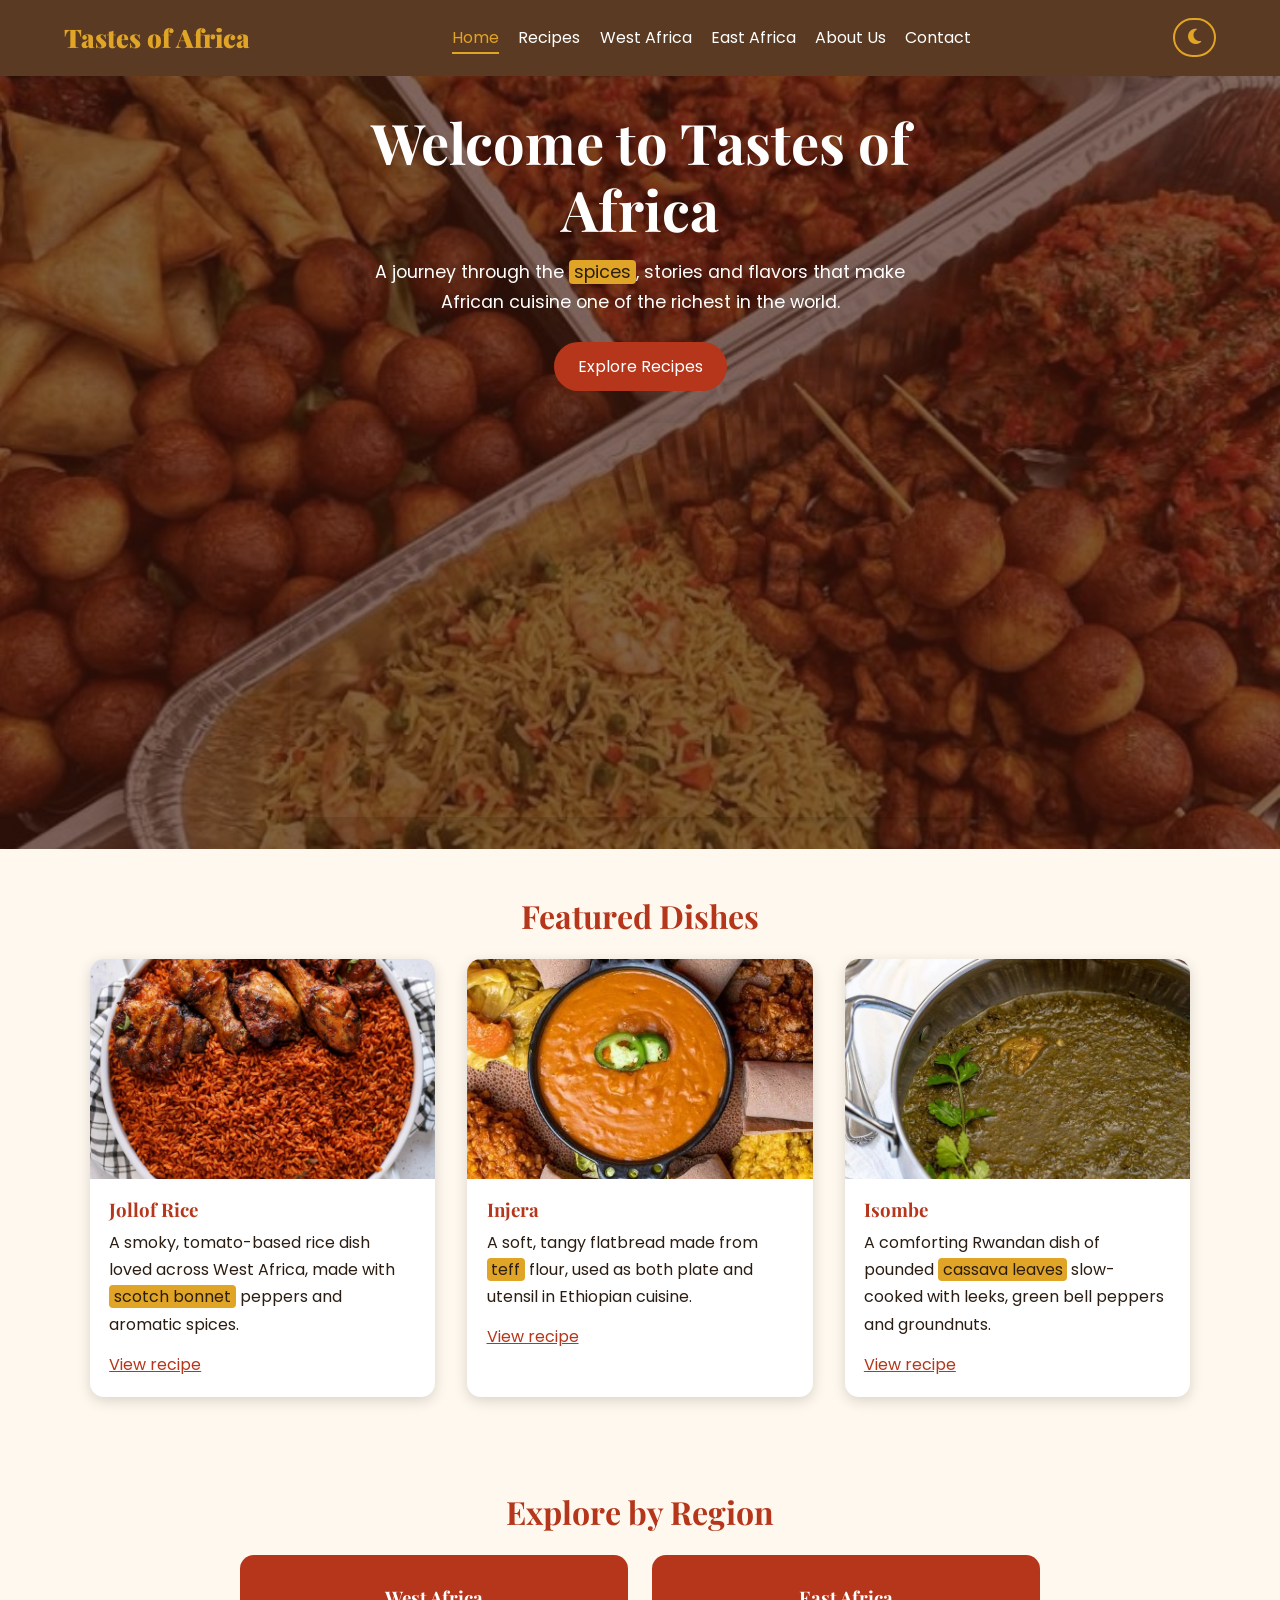
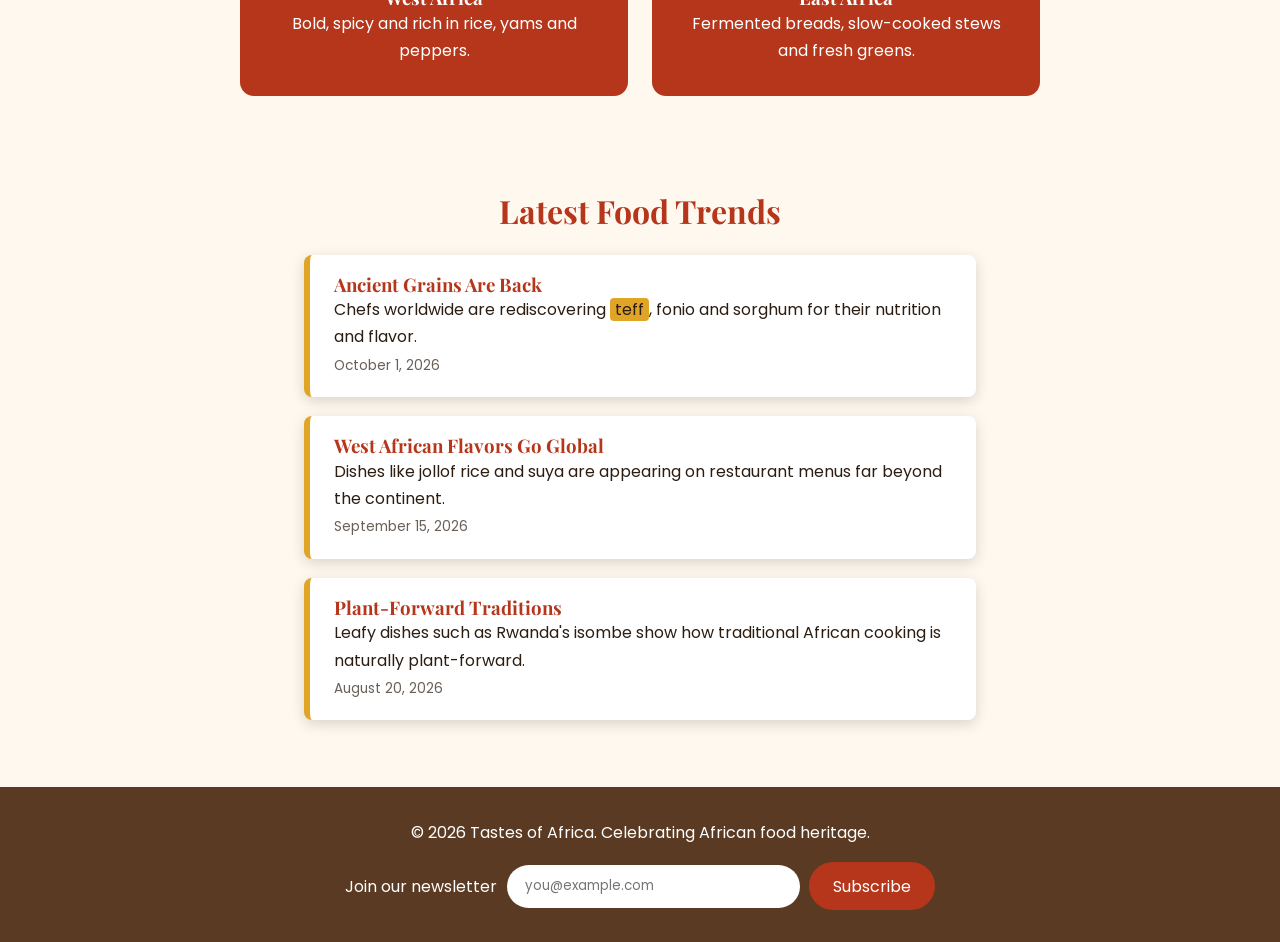
<file: index.html>
<!DOCTYPE html>
<html lang="en">
<head>
  <meta charset="UTF-8">
  <meta name="viewport" content="width=device-width, initial-scale=1.0">
  <meta name="description" content="Tastes of Africa: explore the flavors, ingredients and traditions of African cuisine.">
  <title>Tastes of Africa | Home</title>

  <!-- Google Fonts (we'll use these in styles.css) -->
  <link rel="preconnect" href="https://fonts.googleapis.com">
  <link rel="preconnect" href="https://fonts.gstatic.com" crossorigin>
  <link href="https://fonts.googleapis.com/css2?family=Playfair+Display:wght@700;900&family=Poppins:wght@400;500;600&display=swap" rel="stylesheet">
  <link rel="stylesheet" href="https://cdnjs.cloudflare.com/ajax/libs/font-awesome/6.5.1/css/all.min.css">
  
  <link rel="stylesheet" href="styles.css">
</head>
<body>

  <!-- ========== HEADER & NAVIGATION ========== -->
  <header class="site-header">
    <a href="index.html" class="logo">Tastes of Africa</a>
    <nav aria-label="Main navigation">
      <ul class="nav-links">
        <li><a href="index.html" aria-current="page">Home</a></li>
        <li><a href="recipes.html">Recipes</a></li>
        <li><a href="west-africa.html">West Africa</a></li>
        <li><a href="east-africa.html">East Africa</a></li>
        <li><a href="about.html">About Us</a></li>
        <li><a href="contact.html">Contact</a></li>
      </ul>
    </nav>
        <button id="theme-toggle" class="theme-toggle" aria-label="Toggle dark mode">
      <i class="fa-solid fa-moon" aria-hidden="true"></i>
    </button>
  </header>

  <main>

    <!-- ========== HERO SECTION ========== -->
    <section class="hero" id="hero">
      <div class="hero-overlay">
        <h1>Welcome to Tastes of Africa</h1>
        <p>A journey through the <mark>spices</mark>, stories and flavors that make African cuisine one of the richest in the world.</p>
        <a href="recipes.html" class="btn">Explore Recipes</a>
      </div>
    <div class="video-wrapper">
        <iframe
          src="https://www.youtube.com/embed/tq-3RmmxMWk"
          title="Introduction to African food culture"
          allow="accelerometer; autoplay; clipboard-write; encrypted-media; gyroscope; picture-in-picture; web-share"
          referrerpolicy="strict-origin-when-cross-origin"
          allowfullscreen
          loading="lazy"></iframe>
      </div>
    </section>

    <!-- ========== FEATURED DISHES ========== -->
    <section class="featured" id="featured">
      <h2>Featured Dishes</h2>
      <div class="card-grid">

        <figure class="dish-card">
          <img src="images/jollof-rice.jpg" alt="A plate of smoky West African jollof rice">
          <figcaption>
            <h3>Jollof Rice</h3>
            <p>A smoky, tomato-based rice dish loved across West Africa, made with <mark>scotch bonnet</mark> peppers and aromatic spices.</p>
            <a href="jollof-rice.html">View recipe</a>
          </figcaption>
        </figure>

        <figure class="dish-card">
          <img src="images/injera.jpg" alt="Injera flatbread served with Ethiopian stews">
          <figcaption>
            <h3>Injera</h3>
            <p>A soft, tangy flatbread made from <mark>teff</mark> flour, used as both plate and utensil in Ethiopian cuisine.</p>
            <a href="injera.html">View recipe</a>
          </figcaption>
        </figure>

        <figure class="dish-card">
          <img src="images/isombe.jpg" alt="Isombe, a Rwandan dish of cassava leaves">
          <figcaption>
            <h3>Isombe</h3>
            <p>A comforting Rwandan dish of pounded <mark>cassava leaves</mark> slow-cooked with leeks, green bell peppers and groundnuts.</p>
            <a href="isombe.html">View recipe</a>
          </figcaption>
        </figure>

      </div>
    </section>

    <!-- ========== EXPLORE BY REGION ========== -->
    <section class="regions" id="regions">
      <h2>Explore by Region</h2>
      <div class="region-grid">
        <a href="west-africa.html" class="region-link">
          <h3>West Africa</h3>
          <p>Bold, spicy and rich in rice, yams and peppers.</p>
        </a>
        <a href="east-africa.html" class="region-link">
          <h3>East Africa</h3>
          <p>Fermented breads, slow-cooked stews and fresh greens.</p>
        </a>
      </div>
    </section>

    <!-- ========== LATEST FOOD TRENDS ========== -->
    <section class="trends" id="trends">
      <h2>Latest Food Trends</h2>

      <article class="trend-item">
        <h3>Ancient Grains Are Back</h3>
        <p>Chefs worldwide are rediscovering <mark>teff</mark>, fonio and sorghum for their nutrition and flavor.</p>
        <time datetime="2026-10-01">October 1, 2026</time>
      </article>

      <article class="trend-item">
        <h3>West African Flavors Go Global</h3>
        <p>Dishes like jollof rice and suya are appearing on restaurant menus far beyond the continent.</p>
        <time datetime="2026-09-15">September 15, 2026</time>
      </article>

      <article class="trend-item">
        <h3>Plant-Forward Traditions</h3>
        <p>Leafy dishes such as Rwanda's isombe show how traditional African cooking is naturally plant-forward.</p>
        <time datetime="2026-08-20">August 20, 2026</time>
      </article>
    </section>

  </main>

  <!-- ========== FOOTER ========== -->
  <footer class="site-footer">
    <p>&copy; 2026 Tastes of Africa. Celebrating African food heritage.</p>

    <form class="newsletter" id="newsletter-form">
      <label for="newsletter-email">Join our newsletter</label>
      <input type="email" id="newsletter-email" name="email" placeholder="you@example.com" required>
      <button type="submit">Subscribe</button>
    </form>
  </footer>

  <script src="script.js"></script>
</body>
</html>
</file>
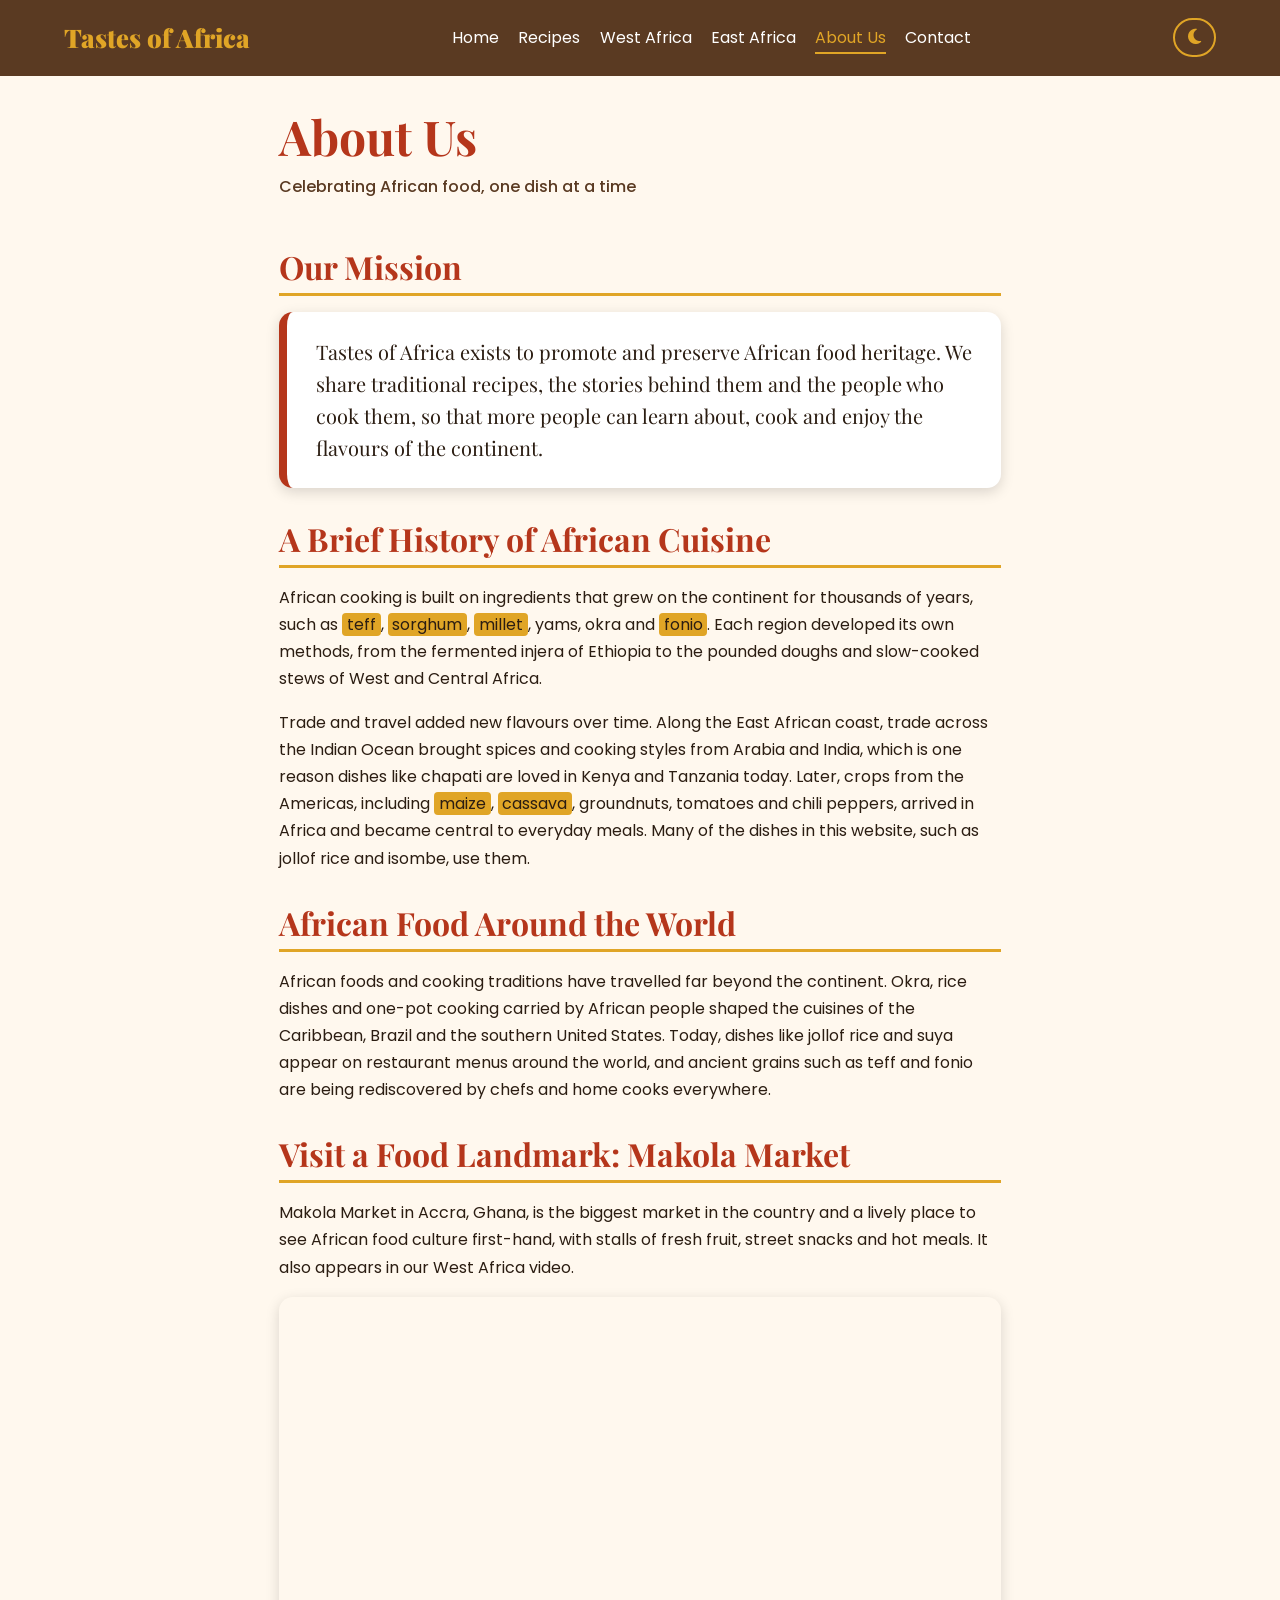
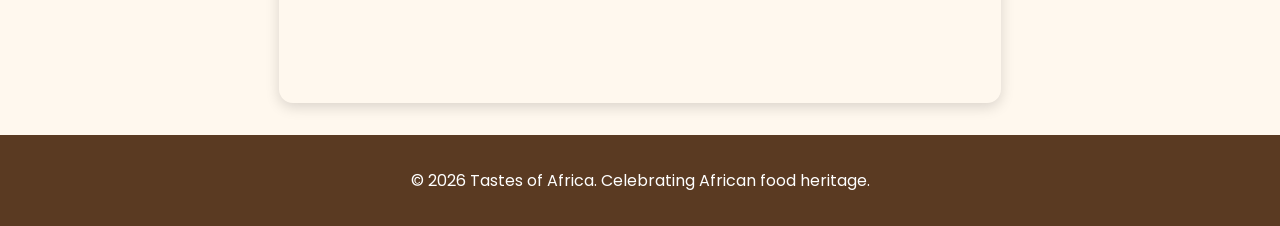
<file: about.html>
<!DOCTYPE html>
<html lang="en">
<head>
  <meta charset="UTF-8">
  <meta name="viewport" content="width=device-width, initial-scale=1.0">
  <meta name="description" content="Our mission to promote African food heritage, and a short history of African cuisine and its global influence.">
  <title>About Us | Tastes of Africa</title>

  <link rel="preconnect" href="https://fonts.googleapis.com">
  <link rel="preconnect" href="https://fonts.gstatic.com" crossorigin>
  <link href="https://fonts.googleapis.com/css2?family=Playfair+Display:wght@700;900&family=Poppins:wght@400;500;600&display=swap" rel="stylesheet">
  <link rel="stylesheet" href="https://cdnjs.cloudflare.com/ajax/libs/font-awesome/6.5.1/css/all.min.css">
  <link rel="stylesheet" href="styles.css">
</head>
<body>

  <header class="site-header">
    <a href="index.html" class="logo">Tastes of Africa</a>
    <nav aria-label="Main navigation">
      <ul class="nav-links">
        <li><a href="index.html">Home</a></li>
        <li><a href="recipes.html">Recipes</a></li>
        <li><a href="west-africa.html">West Africa</a></li>
        <li><a href="east-africa.html">East Africa</a></li>
        <li><a href="about.html" aria-current="page">About Us</a></li>
        <li><a href="contact.html">Contact</a></li>
      </ul>
    </nav>
    <button id="theme-toggle" class="theme-toggle" aria-label="Toggle dark mode">
      <i class="fa-solid fa-moon" aria-hidden="true"></i>
    </button>
  </header>

  <main class="region-page">

    <header class="region-intro">
      <h1>About Us</h1>
      <p class="recipe-meta">Celebrating African food, one dish at a time</p>
    </header>

    <!-- MISSION -->
    <section aria-labelledby="mission-title">
      <h2 id="mission-title">Our Mission</h2>
      <blockquote class="mission">
        <p>
          Tastes of Africa exists to promote and preserve African food heritage. We share
          traditional recipes, the stories behind them and the people who cook them, so that
          more people can learn about, cook and enjoy the flavours of the continent.
        </p>
      </blockquote>
    </section>

    <!-- HISTORY -->
    <section aria-labelledby="history-title">
      <h2 id="history-title">A Brief History of African Cuisine</h2>
      <p>
        African cooking is built on ingredients that grew on the continent for thousands of years,
        such as <mark>teff</mark>, <mark>sorghum</mark>, <mark>millet</mark>, yams, okra and
        <mark>fonio</mark>. Each region developed its own methods, from the fermented injera of
        Ethiopia to the pounded doughs and slow-cooked stews of West and Central Africa.
      </p>
      <p>
        Trade and travel added new flavours over time. Along the East African coast, trade across
        the Indian Ocean brought spices and cooking styles from Arabia and India, which is one
        reason dishes like chapati are loved in Kenya and Tanzania today. Later, crops from the
        Americas, including <mark>maize</mark>, <mark>cassava</mark>, groundnuts, tomatoes and chili
        peppers, arrived in Africa and became central to everyday meals. Many of the dishes in this
        website, such as jollof rice and isombe, use them.
      </p>
    </section>

    <!-- GLOBAL INFLUENCE -->
    <section aria-labelledby="influence-title">
      <h2 id="influence-title">African Food Around the World</h2>
      <p>
        African foods and cooking traditions have travelled far beyond the continent. Okra, rice
        dishes and one-pot cooking carried by African people shaped the cuisines of the Caribbean,
        Brazil and the southern United States. Today, dishes like jollof rice and suya appear on
        restaurant menus around the world, and ancient grains such as teff and fonio are being
        rediscovered by chefs and home cooks everywhere.
      </p>
    </section>

        <!-- MAP -->
    <section class="map-section" aria-labelledby="map-title">
      <h2 id="map-title">Visit a Food Landmark: Makola Market</h2>
      <p>
        Makola Market in Accra, Ghana, is the biggest market in the country and a lively place to
        see African food culture first-hand, with stalls of fresh fruit, street snacks and hot
        meals. It also appears in our West Africa video.
      </p>
      <div class="map-wrapper">
        <iframe
          src="https://www.google.com/maps/embed?pb=!1m18!1m12!1m3!1d3971.1313776469706!2d-0.20838252650221048!3d5.5475324337378495!2m3!1f0!2f0!3f0!3m2!1i1024!2i768!4f13.1!3m3!1m2!1s0xfdf910c32bbf7a3%3A0xa95de6001cd5e829!2sMakola%20Market!5e0!3m2!1sen!2srw!4v1793559711056!5m2!1sen!2srw"
          title="Map showing Makola Market in Accra, Ghana"
          allowfullscreen
          loading="lazy"
          referrerpolicy="strict-origin-when-cross-origin"></iframe>
      </div>
    </section>

  </main>

  <footer class="site-footer">
    <p>&copy; 2026 Tastes of Africa. Celebrating African food heritage.</p>
  </footer>

  <script src="script.js"></script>
</body>
</html>
</file>
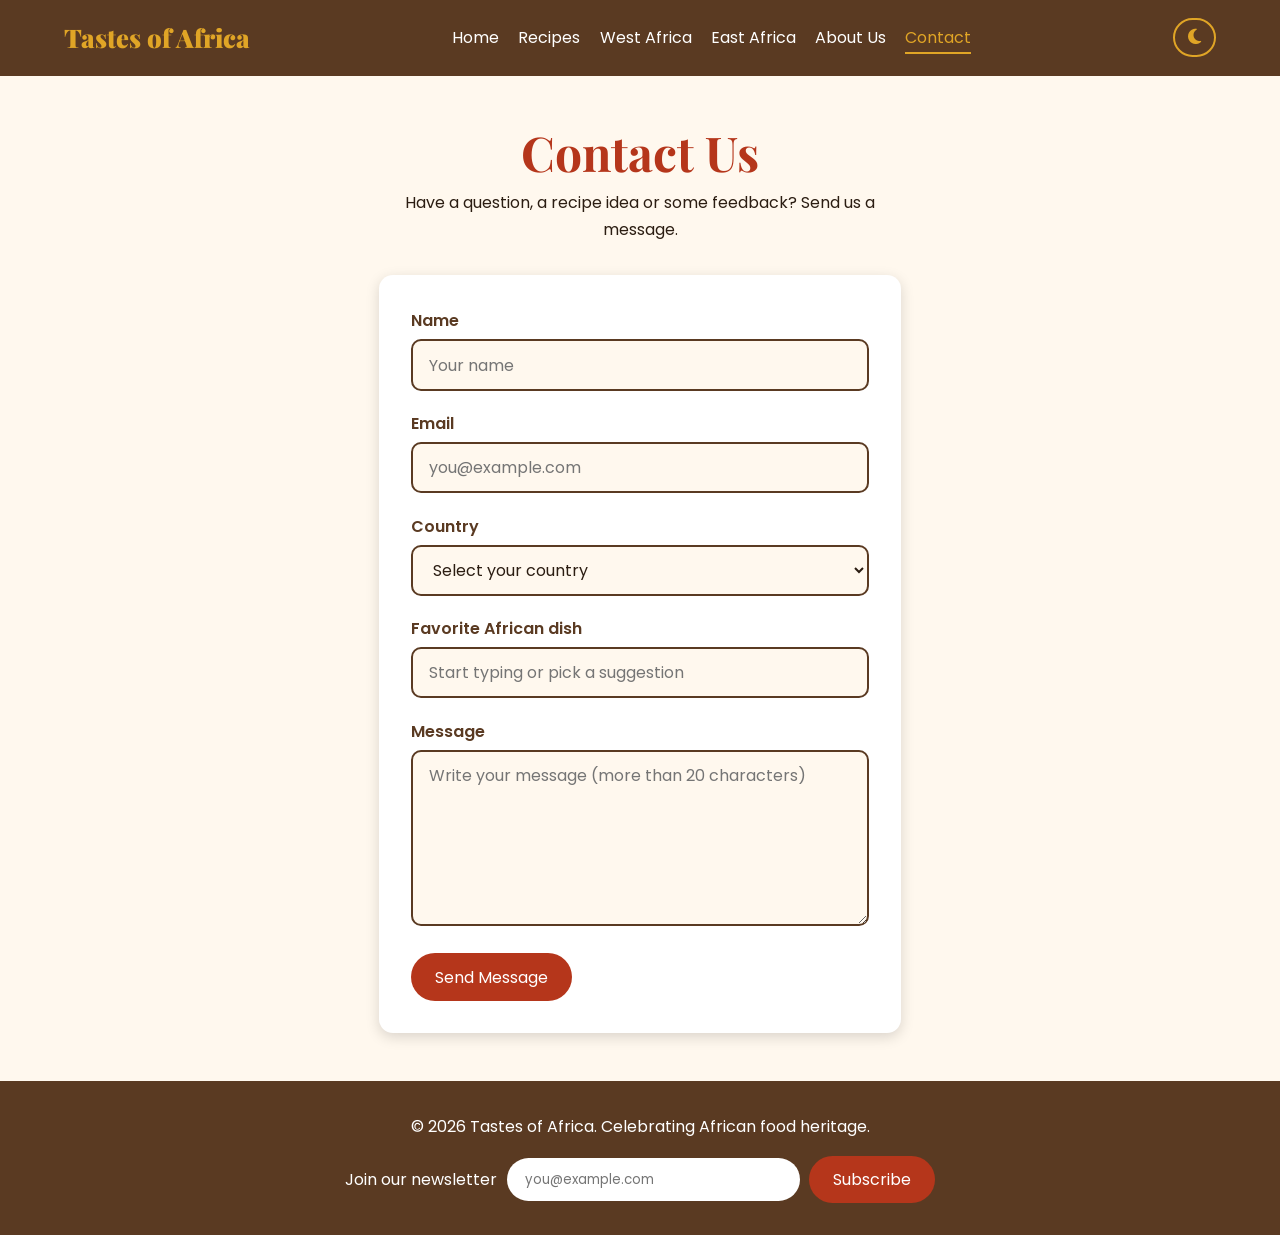
<file: contact.html>
<!DOCTYPE html>
<html lang="en">
<head>
  <meta charset="UTF-8">
  <meta name="viewport" content="width=device-width, initial-scale=1.0">
  <meta name="description" content="Contact Tastes of Africa with questions, recipe ideas or feedback.">
  <title>Contact | Tastes of Africa</title>

  <link rel="preconnect" href="https://fonts.googleapis.com">
  <link rel="preconnect" href="https://fonts.gstatic.com" crossorigin>
  <link href="https://fonts.googleapis.com/css2?family=Playfair+Display:wght@700;900&family=Poppins:wght@400;500;600&display=swap" rel="stylesheet">
  <link rel="stylesheet" href="https://cdnjs.cloudflare.com/ajax/libs/font-awesome/6.5.1/css/all.min.css">
  <link rel="stylesheet" href="styles.css">
</head>
<body>

  <header class="site-header">
    <a href="index.html" class="logo">Tastes of Africa</a>
    <nav aria-label="Main navigation">
      <ul class="nav-links">
        <li><a href="index.html">Home</a></li>
        <li><a href="recipes.html">Recipes</a></li>
        <li><a href="west-africa.html">West Africa</a></li>
        <li><a href="east-africa.html">East Africa</a></li>
        <li><a href="about.html">About Us</a></li>
        <li><a href="contact.html" aria-current="page">Contact</a></li>
      </ul>
    </nav>
    <button id="theme-toggle" class="theme-toggle" aria-label="Toggle dark mode">
      <i class="fa-solid fa-moon" aria-hidden="true"></i>
    </button>
  </header>

  <main class="contact-page">

    <h1 class="page-title">Contact Us</h1>
    <p class="page-intro">Have a question, a recipe idea or some feedback? Send us a message.</p>

    <form id="contact-form" class="contact-form">

      <div class="form-group">
        <label for="name">Name</label>
        <input type="text" id="name" name="name" placeholder="Your name" required>
      </div>

      <div class="form-group">
        <label for="email">Email</label>
        <input type="email" id="email" name="email" placeholder="you@example.com" required>
      </div>

      <div class="form-group">
        <label for="country">Country</label>
        <select id="country" name="country" required>
          <option value="">Select your country</option>
          <option value="Rwanda">Rwanda</option>
          <option value="Ghana">Ghana</option>
          <option value="Nigeria">Nigeria</option>
          <option value="Ethiopia">Ethiopia</option>
          <option value="Kenya">Kenya</option>
          <option value="Uganda">Uganda</option>
          <option value="Tanzania">Tanzania</option>
          <option value="Senegal">Senegal</option>
          <option value="Other">Other</option>
        </select>
      </div>

      <div class="form-group">
        <label for="dish">Favorite African dish</label>
        <input type="text" id="dish" name="dish" list="dish-suggestions" placeholder="Start typing or pick a suggestion">
        <datalist id="dish-suggestions">
          <option value="Jollof Rice"></option>
          <option value="Injera"></option>
          <option value="Isombe"></option>
          <option value="Banku with okra soup"></option>
          <option value="Akabenzi"></option>
          <option value="Matoke"></option>
          <option value="Chapati"></option>
        </datalist>
      </div>

      <div class="form-group">
        <label for="message">Message</label>
        <textarea id="message" name="message" rows="6" placeholder="Write your message (more than 20 characters)" required></textarea>
        <p id="message-error" class="error-message" role="alert"></p>
      </div>

      <button type="submit">Send Message</button>
    </form>

    <!-- Shown by JavaScript after a successful submit -->
    <div id="confirmation" class="confirmation hidden" role="status"></div>

  </main>

  <footer class="site-footer">
    <p>&copy; 2026 Tastes of Africa. Celebrating African food heritage.</p>

    <form class="newsletter" id="newsletter-form">
      <label for="newsletter-email">Join our newsletter</label>
      <input type="email" id="newsletter-email" name="email" placeholder="you@example.com" required>
      <button type="submit">Subscribe</button>
    </form>
  </footer>

  <script src="script.js"></script>
</body>
</html>
</file>
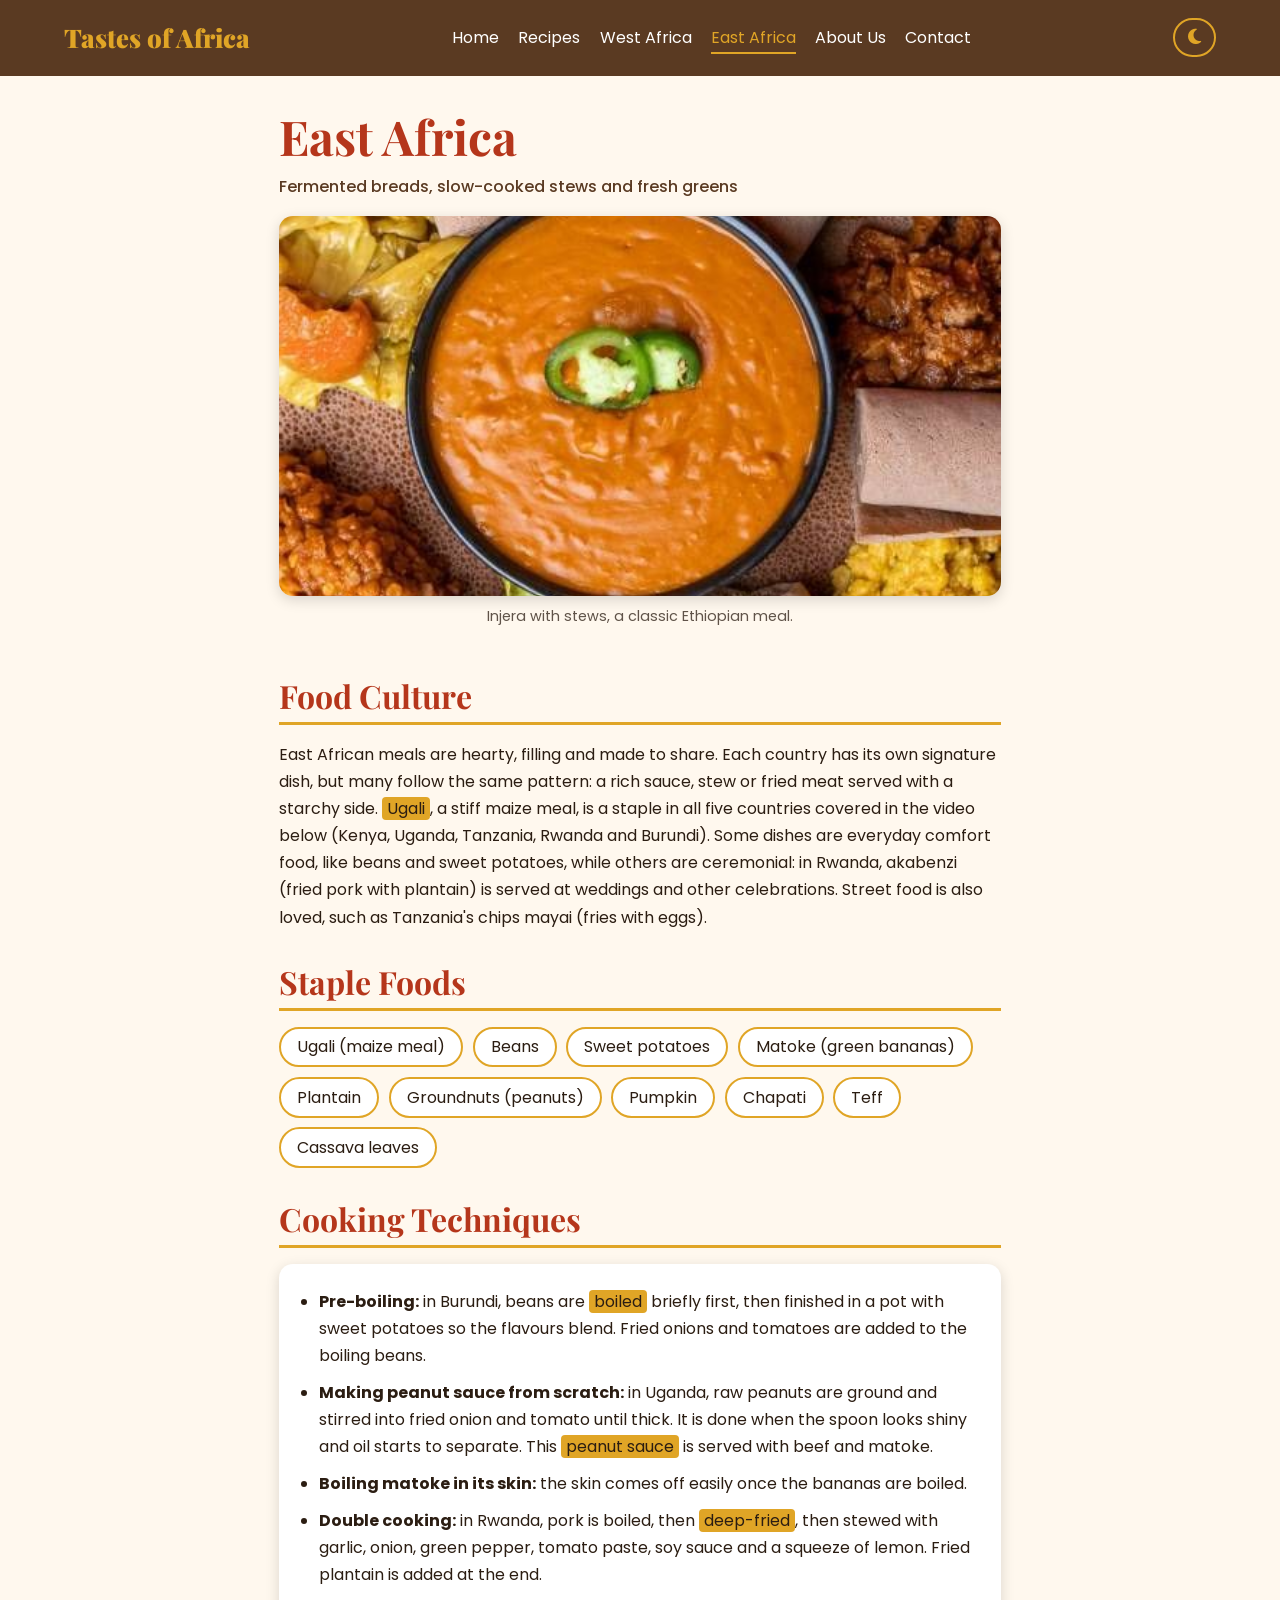
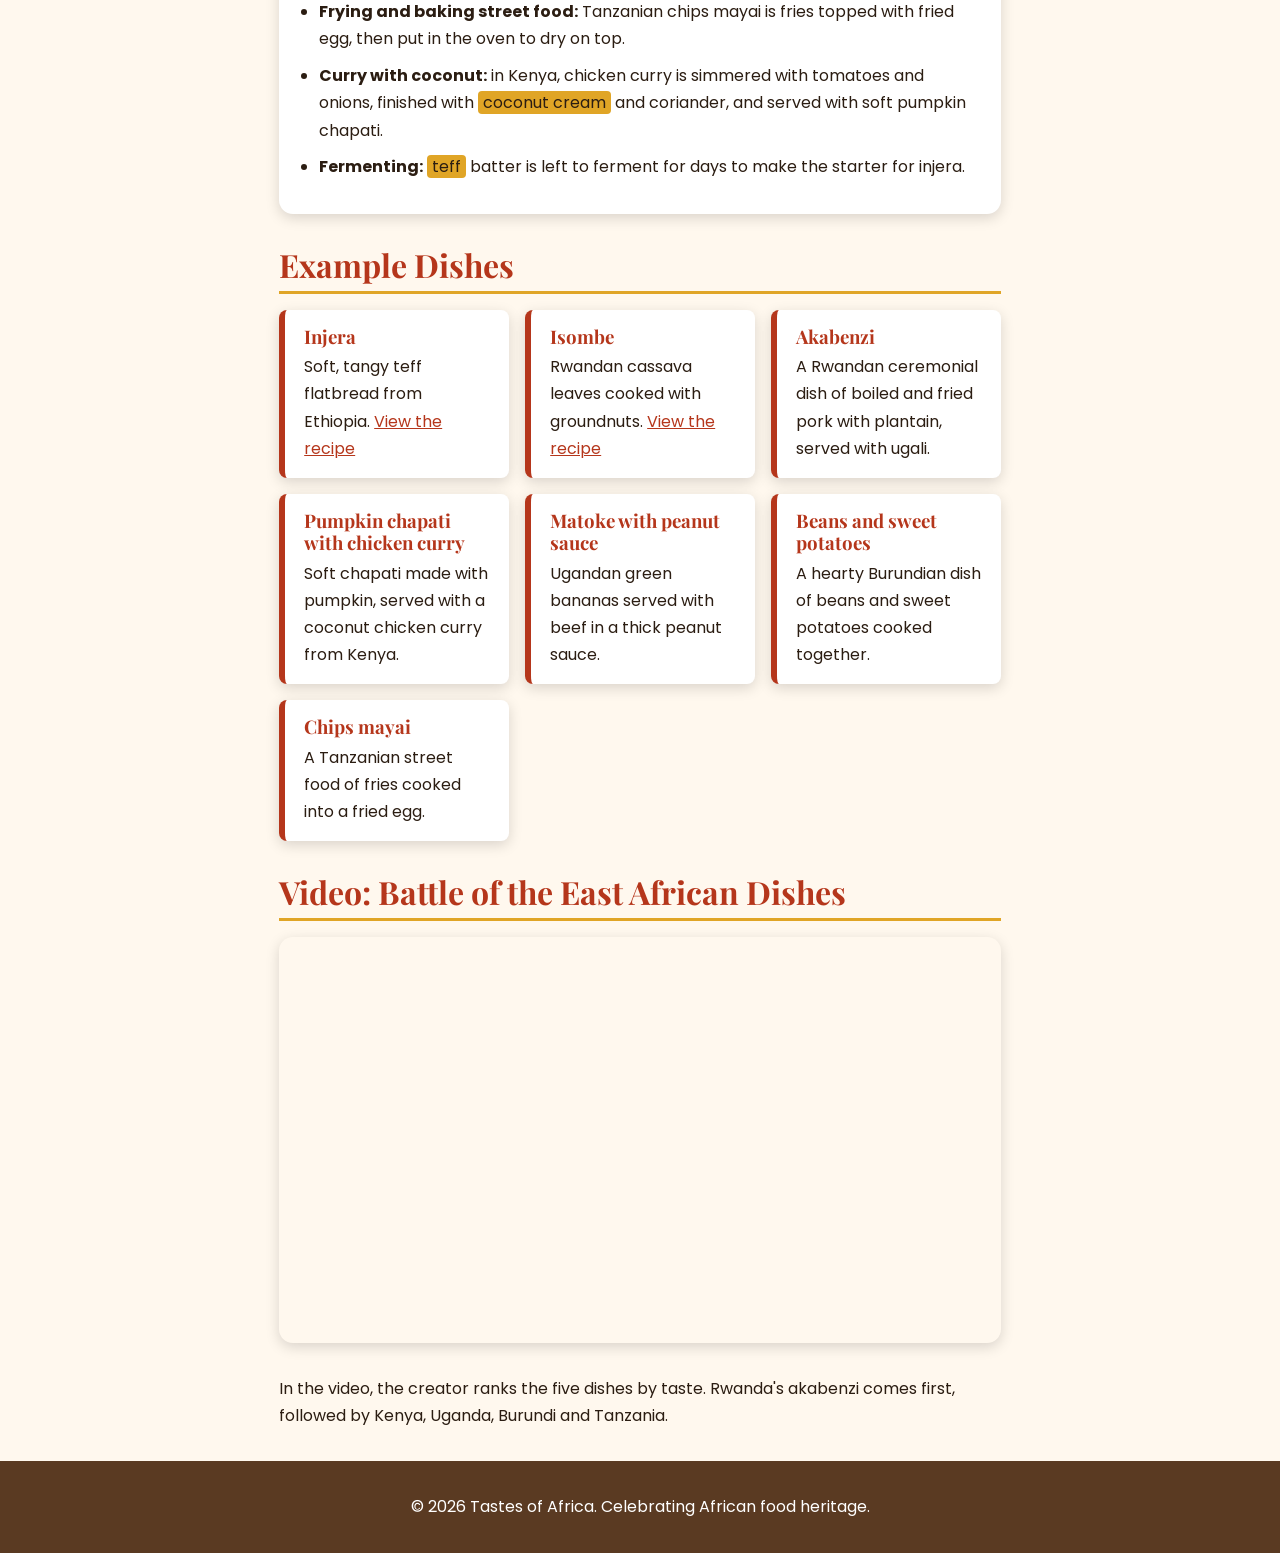
<file: east-africa.html>
<!DOCTYPE html>
<html lang="en">
<head>
  <meta charset="UTF-8">
  <meta name="viewport" content="width=device-width, initial-scale=1.0">
  <meta name="description" content="Explore the food culture of East Africa: staples, spices, cooking techniques and signature dishes.">
  <title>East Africa | Tastes of Africa</title>

  <link rel="preconnect" href="https://fonts.googleapis.com">
  <link rel="preconnect" href="https://fonts.gstatic.com" crossorigin>
  <link href="https://fonts.googleapis.com/css2?family=Playfair+Display:wght@700;900&family=Poppins:wght@400;500;600&display=swap" rel="stylesheet">
  <link rel="stylesheet" href="https://cdnjs.cloudflare.com/ajax/libs/font-awesome/6.5.1/css/all.min.css">
  <link rel="stylesheet" href="styles.css">
</head>
<body>

  <header class="site-header">
    <a href="index.html" class="logo">Tastes of Africa</a>
    <nav aria-label="Main navigation">
      <ul class="nav-links">
        <li><a href="index.html">Home</a></li>
        <li><a href="recipes.html">Recipes</a></li>
        <li><a href="west-africa.html">West Africa</a></li>
        <li><a href="east-africa.html" aria-current="page">East Africa</a></li>
        <li><a href="about.html">About Us</a></li>
        <li><a href="contact.html">Contact</a></li>
      </ul>
    </nav>
    <button id="theme-toggle" class="theme-toggle" aria-label="Toggle dark mode">
      <i class="fa-solid fa-moon" aria-hidden="true"></i>
    </button>
  </header>

  <main class="region-page">

    <header class="region-intro">
      <h1>East Africa</h1>
      <p class="recipe-meta">Fermented breads, slow-cooked stews and fresh greens</p>
      <figure>
        <img src="images/injera.jpg" alt="Injera flatbread served with Ethiopian stews, a classic East African meal">
        <figcaption>Injera with stews, a classic Ethiopian meal.</figcaption>
      </figure>
    </header>

        <!-- FOOD CULTURE -->
    <section aria-labelledby="culture-title">
      <h2 id="culture-title">Food Culture</h2>
      <p>
        East African meals are hearty, filling and made to share. Each country has its own
        signature dish, but many follow the same pattern: a rich sauce, stew or fried meat served
        with a starchy side. <mark>Ugali</mark>, a stiff maize meal, is a staple in all five
        countries covered in the video below (Kenya, Uganda, Tanzania, Rwanda and Burundi). Some
        dishes are everyday comfort food, like beans and sweet potatoes, while others are
        ceremonial: in Rwanda, akabenzi (fried pork with plantain) is served at weddings and other
        celebrations. Street food is also loved, such as Tanzania's chips mayai (fries with eggs).
      </p>
    </section>

    <!-- STAPLES -->
    <section aria-labelledby="staples-title">
      <h2 id="staples-title">Staple Foods</h2>
      <ul class="staples-list">
        <li>Ugali (maize meal)</li>
        <li>Beans</li>
        <li>Sweet potatoes</li>
        <li>Matoke (green bananas)</li>
        <li>Plantain</li>
        <li>Groundnuts (peanuts)</li>
        <li>Pumpkin</li>
        <li>Chapati</li>
        <li>Teff</li>
        <li>Cassava leaves</li>
      </ul>
    </section>

    <!-- COOKING TECHNIQUES -->
    <section aria-labelledby="techniques-title">
      <h2 id="techniques-title">Cooking Techniques</h2>
      <ul class="technique-list">
        <li><strong>Pre-boiling:</strong> in Burundi, beans are <mark>boiled</mark> briefly first, then finished in a pot with sweet potatoes so the flavours blend. Fried onions and tomatoes are added to the boiling beans.</li>
        <li><strong>Making peanut sauce from scratch:</strong> in Uganda, raw peanuts are ground and stirred into fried onion and tomato until thick. It is done when the spoon looks shiny and oil starts to separate. This <mark>peanut sauce</mark> is served with beef and matoke.</li>
        <li><strong>Boiling matoke in its skin:</strong> the skin comes off easily once the bananas are boiled.</li>
        <li><strong>Double cooking:</strong> in Rwanda, pork is boiled, then <mark>deep-fried</mark>, then stewed with garlic, onion, green pepper, tomato paste, soy sauce and a squeeze of lemon. Fried plantain is added at the end.</li>
        <li><strong>Frying and baking street food:</strong> Tanzanian chips mayai is fries topped with fried egg, then put in the oven to dry on top.</li>
        <li><strong>Curry with coconut:</strong> in Kenya, chicken curry is simmered with tomatoes and onions, finished with <mark>coconut cream</mark> and coriander, and served with soft pumpkin chapati.</li>
        <li><strong>Fermenting:</strong> <mark>teff</mark> batter is left to ferment for days to make the starter for injera.</li>
      </ul>
    </section>

    <!-- EXAMPLE DISHES -->
    <section aria-labelledby="dishes-title">
      <h2 id="dishes-title">Example Dishes</h2>
      <ul class="dish-list">
        <li>
          <h3>Injera</h3>
          <p>Soft, tangy teff flatbread from Ethiopia. <a href="injera.html">View the recipe</a></p>
        </li>
        <li>
          <h3>Isombe</h3>
          <p>Rwandan cassava leaves cooked with groundnuts. <a href="isombe.html">View the recipe</a></p>
        </li>
        <li>
          <h3>Akabenzi</h3>
          <p>A Rwandan ceremonial dish of boiled and fried pork with plantain, served with ugali.</p>
        </li>
        <li>
          <h3>Pumpkin chapati with chicken curry</h3>
          <p>Soft chapati made with pumpkin, served with a coconut chicken curry from Kenya.</p>
        </li>
        <li>
          <h3>Matoke with peanut sauce</h3>
          <p>Ugandan green bananas served with beef in a thick peanut sauce.</p>
        </li>
        <li>
          <h3>Beans and sweet potatoes</h3>
          <p>A hearty Burundian dish of beans and sweet potatoes cooked together.</p>
        </li>
        <li>
          <h3>Chips mayai</h3>
          <p>A Tanzanian street food of fries cooked into a fried egg.</p>
        </li>
      </ul>
    </section>

    <!-- VIDEO -->
    <section class="video-section" aria-labelledby="video-title">
      <h2 id="video-title">Video: Battle of the East African Dishes</h2>
      <div class="video-wrapper recipe-video">
        <iframe
          src="https://www.youtube.com/embed/g4pf4z3UeHw"
          title="Battle of East African dishes: signature meals from Kenya, Uganda, Tanzania, Rwanda and Burundi"
          allow="accelerometer; autoplay; clipboard-write; encrypted-media; gyroscope; picture-in-picture; web-share"
          referrerpolicy="strict-origin-when-cross-origin"
          allowfullscreen
          loading="lazy"></iframe>
      </div>
      <p class="credit">In the video, the creator ranks the five dishes by taste. Rwanda's akabenzi comes first, followed by Kenya, Uganda, Burundi and Tanzania.</p>
    </section>

  </main>

  <footer class="site-footer">
    <p>&copy; 2026 Tastes of Africa. Celebrating African food heritage.</p>
  </footer>

  <script src="script.js"></script>
</body>
</html>
</file>
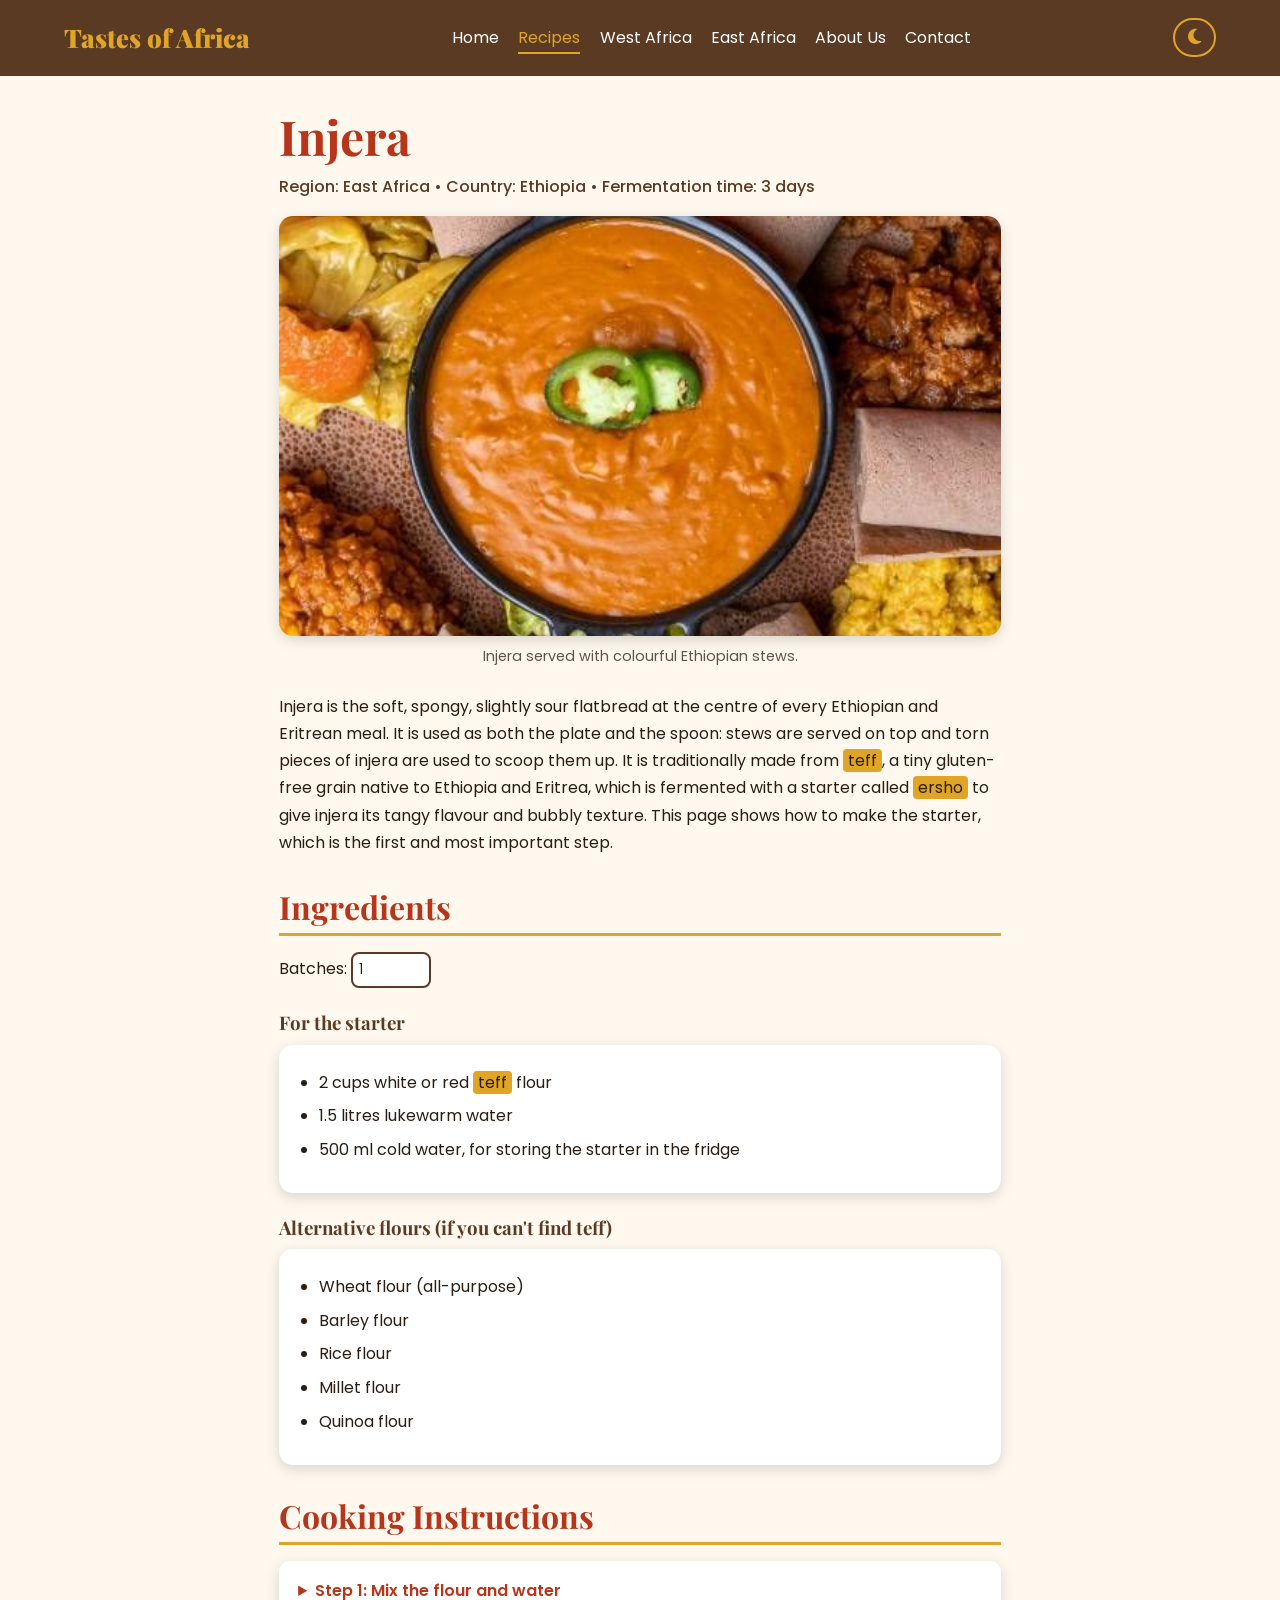
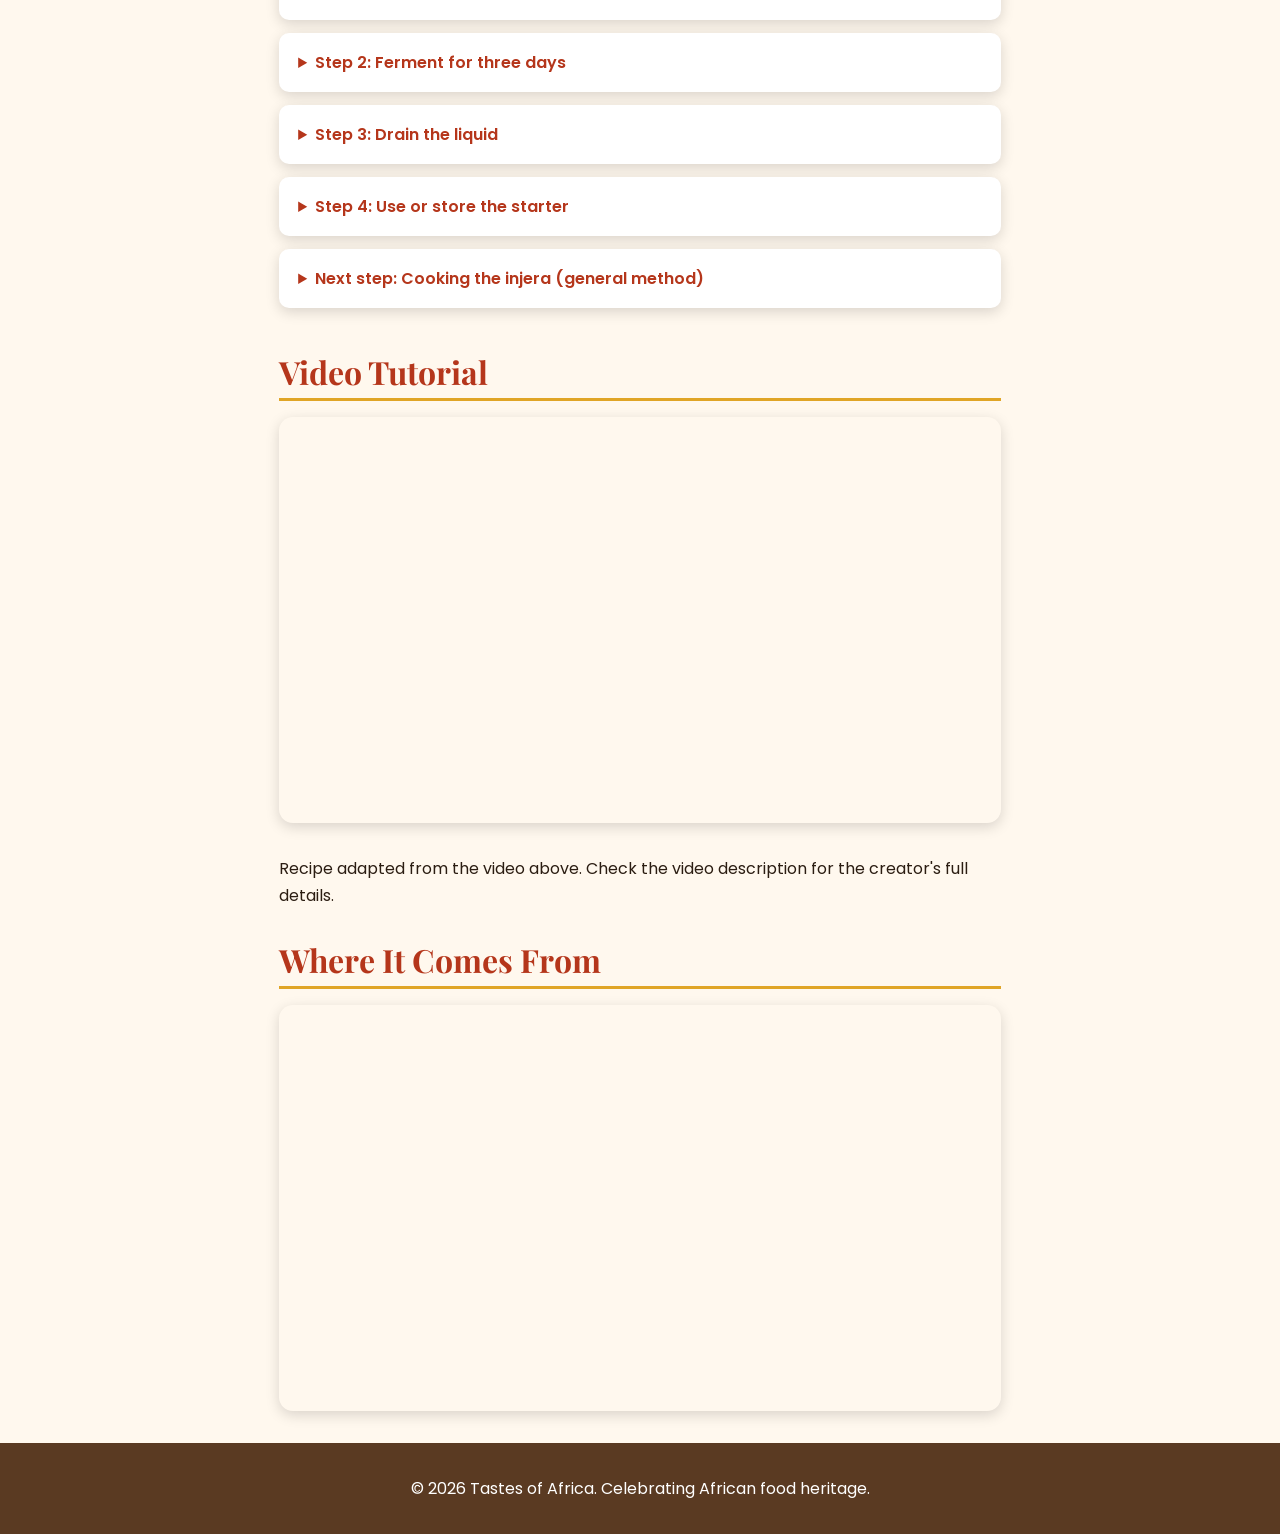
<file: injera.html>
<!DOCTYPE html>
<html lang="en">
<head>
  <meta charset="UTF-8">
  <meta name="viewport" content="width=device-width, initial-scale=1.0">
  <meta name="description" content="Learn how to make the starter for injera, the traditional Ethiopian flatbread.">
  <title>Injera | Tastes of Africa</title>

  <link rel="preconnect" href="https://fonts.googleapis.com">
  <link rel="preconnect" href="https://fonts.gstatic.com" crossorigin>
  <link href="https://fonts.googleapis.com/css2?family=Playfair+Display:wght@700;900&family=Poppins:wght@400;500;600&display=swap" rel="stylesheet">
  <link rel="stylesheet" href="https://cdnjs.cloudflare.com/ajax/libs/font-awesome/6.5.1/css/all.min.css">
  <link rel="stylesheet" href="styles.css">
</head>
<body>

  <header class="site-header">
    <a href="index.html" class="logo">Tastes of Africa</a>
    <nav aria-label="Main navigation">
      <ul class="nav-links">
        <li><a href="index.html">Home</a></li>
        <li><a href="recipes.html" aria-current="page">Recipes</a></li>
        <li><a href="west-africa.html">West Africa</a></li>
        <li><a href="east-africa.html">East Africa</a></li>
        <li><a href="about.html">About Us</a></li>
        <li><a href="contact.html">Contact</a></li>
      </ul>
    </nav>
    <button id="theme-toggle" class="theme-toggle" aria-label="Toggle dark mode">
      <i class="fa-solid fa-moon" aria-hidden="true"></i>
    </button>
  </header>

  <main class="recipe-page">

    <article class="recipe">

      <header class="recipe-intro">
        <h1>Injera</h1>
        <p class="recipe-meta">Region: East Africa &bull; Country: Ethiopia &bull; Fermentation time: 3 days</p>
        <figure>
          <img src="images/injera.jpg" alt="Injera flatbread served with Ethiopian stews">
          <figcaption>Injera served with colourful Ethiopian stews.</figcaption>
        </figure>
        <p>
          Injera is the soft, spongy, slightly sour flatbread at the centre of every Ethiopian
          and Eritrean meal. It is used as both the plate and the spoon: stews are served on top
          and torn pieces of injera are used to scoop them up. It is traditionally made from
          <mark>teff</mark>, a tiny gluten-free grain native to Ethiopia and Eritrea, which is
          fermented with a starter called <mark>ersho</mark> to give injera its tangy flavour and
          bubbly texture. This page shows how to make the starter, which is the first and most
          important step.
        </p>
      </header>

      <!-- INGREDIENTS (with scaler for JavaScript later) -->
      <section class="ingredients" aria-labelledby="ingredients-title">
        <h2 id="ingredients-title">Ingredients</h2>

        <div class="scaler">
          <label for="servings">Batches:</label>
          <input type="number" id="servings" min="1" max="10" value="1" data-base-servings="1">
        </div>

        <div id="ingredient-list">
          <h3>For the starter</h3>
          <ul>
            <li><span class="amount" data-base="2">2</span> cups white or red <mark>teff</mark> flour</li>
            <li><span class="amount" data-base="1.5">1.5</span> litres lukewarm water</li>
            <li><span class="amount" data-base="500">500</span> ml cold water, for storing the starter in the fridge</li>
          </ul>

          <h3>Alternative flours (if you can't find teff)</h3>
          <ul>
            <li>Wheat flour (all-purpose)</li>
            <li>Barley flour</li>
            <li>Rice flour</li>
            <li>Millet flour</li>
            <li>Quinoa flour</li>
          </ul>
        </div>
      </section>

      <!-- INSTRUCTIONS -->
      <section class="instructions" aria-labelledby="instructions-title">
        <h2 id="instructions-title">Cooking Instructions</h2>

        <details>
          <summary>Step 1: Mix the flour and water</summary>
          <p>Put the teff flour in a large bowl or container. Slowly add the lukewarm water while mixing until the flour and water are fully combined.</p>
        </details>

        <details>
          <summary>Step 2: Ferment for three days</summary>
          <p>Cover the container and leave it at room temperature, for example on the kitchen counter, for three days. This is when the natural fermentation happens.</p>
        </details>

        <details>
          <summary>Step 3: Drain the liquid</summary>
          <p>After three days you should see air bubbles on top, and a layer of liquid will have separated. Pour this top liquid away. The thick starter underneath is your ersho.</p>
        </details>

        <details>
          <summary>Step 4: Use or store the starter</summary>
          <p>You can use all of the starter right away. To keep it for later, add about 500 ml of cold water, cover, and store it in the fridge. It can be kept for up to three months, but remember to change the water at least once a week.</p>
        </details>

        <details>
          <summary>Next step: Cooking the injera (general method)</summary>
          <p>This part is not shown in the video. In general, the fermented batter is thinned with water to a pourable consistency, poured in a spiral onto a hot non-stick pan or traditional clay griddle (mitad), covered, and cooked on one side only until bubbles appear and the edges lift. Injera is not flipped.</p>
        </details>
      </section>

      <!-- VIDEO TUTORIAL -->
      <section class="video-section" aria-labelledby="video-title">
        <h2 id="video-title">Video Tutorial</h2>
        <div class="video-wrapper recipe-video">
          <iframe
            src="https://www.youtube.com/embed/hQuDRRMZVE0"
            title="How to make the starter for injera"
            allow="accelerometer; autoplay; clipboard-write; encrypted-media; gyroscope; picture-in-picture; web-share"
            referrerpolicy="strict-origin-when-cross-origin"
            allowfullscreen
            loading="lazy"></iframe>
        </div>
        <p class="credit">Recipe adapted from the video above. Check the video description for the creator's full details.</p>
      </section>

      <!-- MAP -->
      <section class="map-section" aria-labelledby="map-title">
        <h2 id="map-title">Where It Comes From</h2>
        <div class="map-wrapper">
          <iframe
            src="https://www.google.com/maps/embed?pb=!1m18!1m12!1m3!1d8067817.8266490055!2d35.194285401225535!3d9.121541404491493!2m3!1f0!2f0!3f0!3m2!1i1024!2i768!4f13.1!3m3!1m2!1s0x1635d0cedd6cfd2b%3A0x7bf6a67f5348c55a!2sEthiopia!5e0!3m2!1sen!2srw!4v1793484804526!5m2!1sen!2srw"
            title="Map showing Ethiopia, the origin of injera"
            allowfullscreen
            loading="lazy"
            referrerpolicy="strict-origin-when-cross-origin"></iframe>
        </div>
      </section>

    </article>
  </main>

  <footer class="site-footer">
    <p>&copy; 2026 Tastes of Africa. Celebrating African food heritage.</p>
  </footer>

  <script src="script.js"></script>
</body>
</html>
</file>
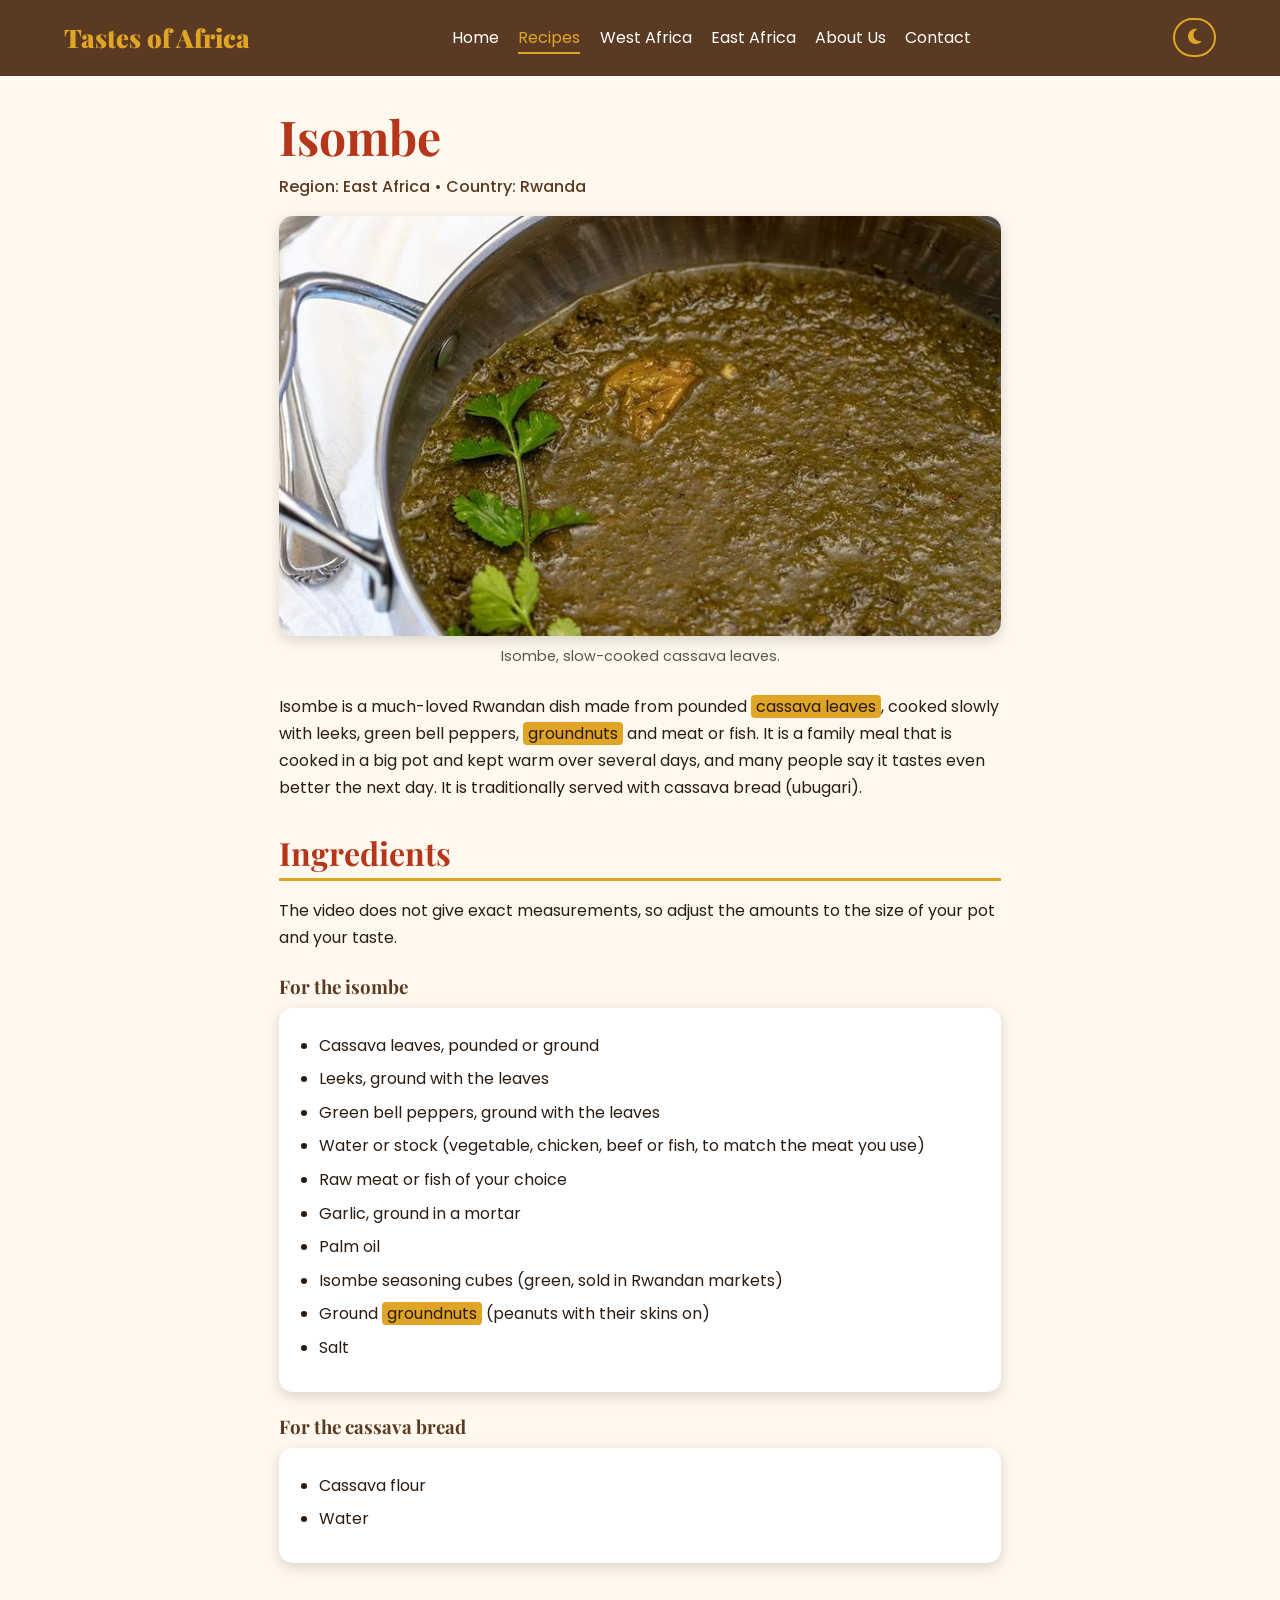
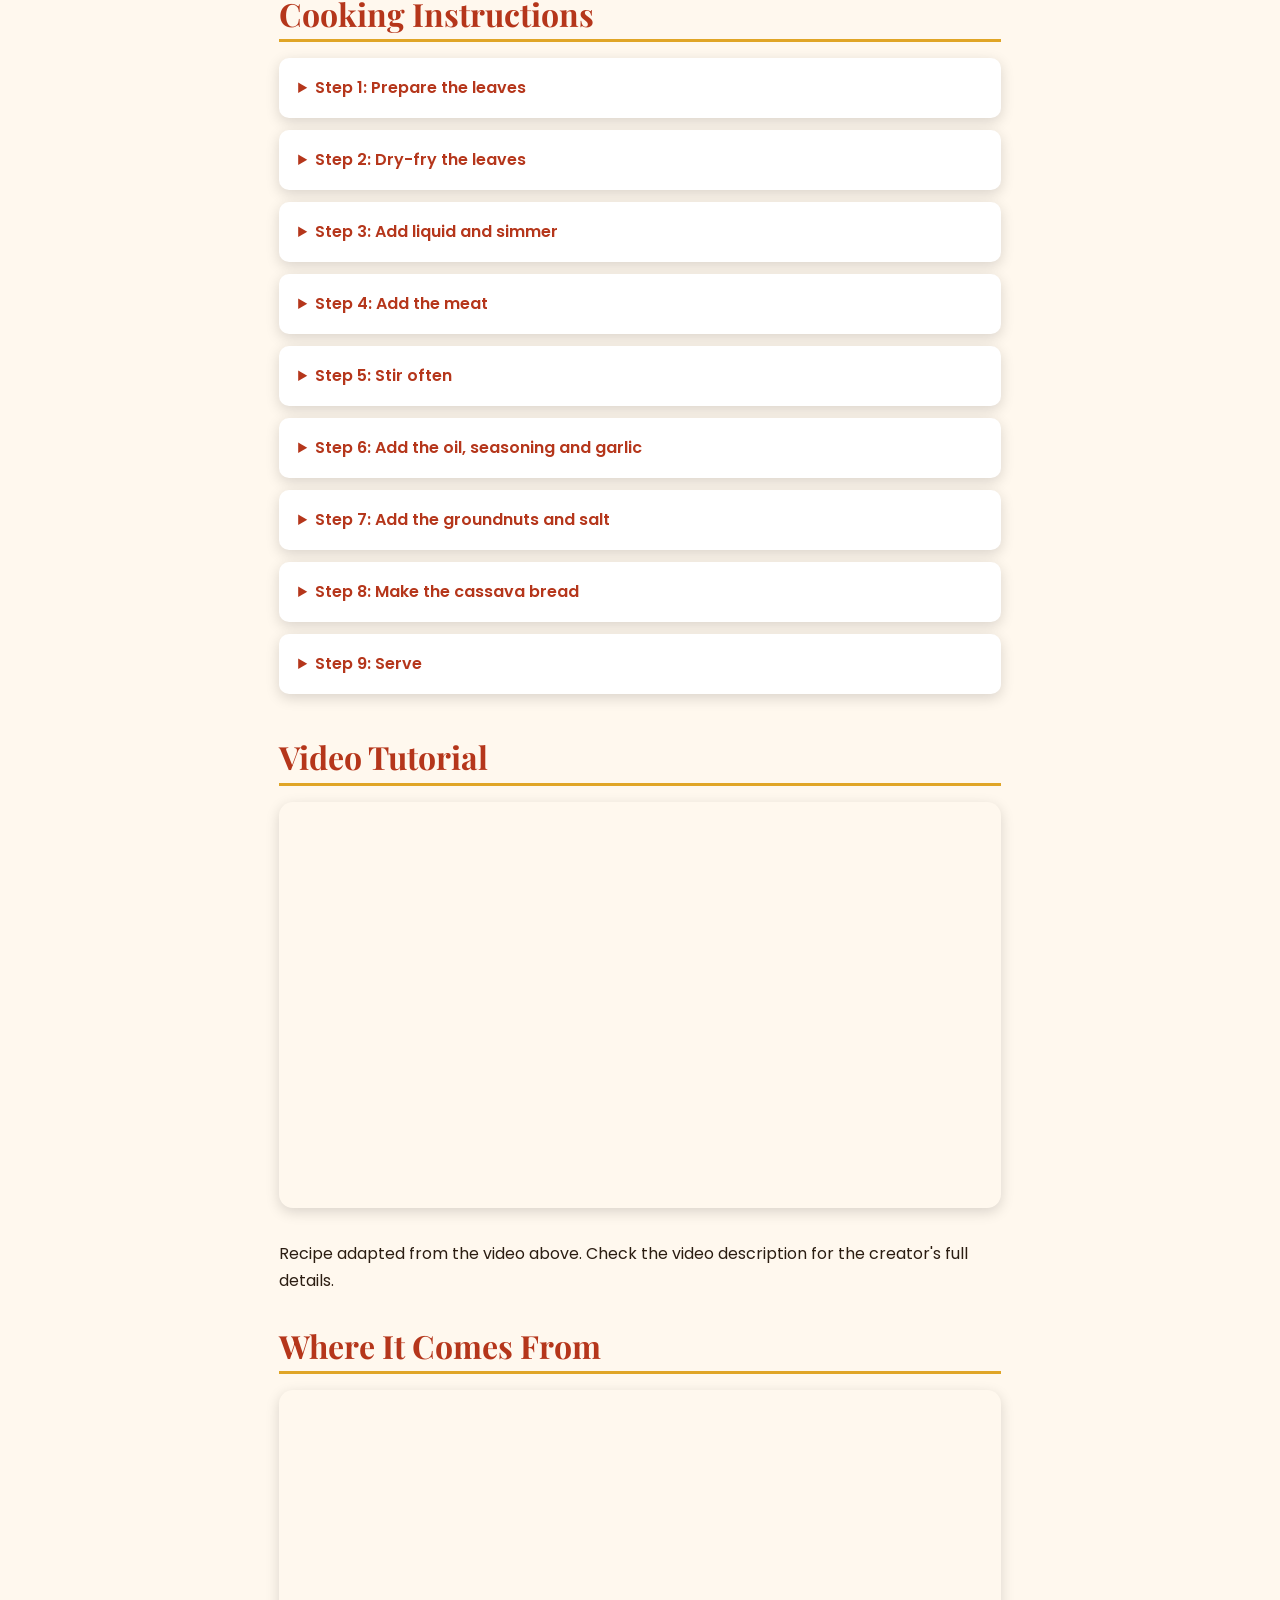
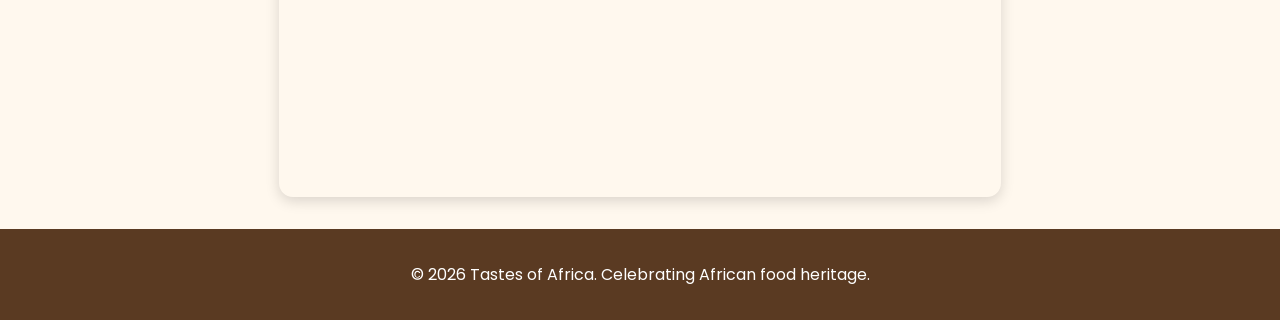
<file: isombe.html>
<!DOCTYPE html>
<html lang="en">
<head>
  <meta charset="UTF-8">
  <meta name="viewport" content="width=device-width, initial-scale=1.0">
  <meta name="description" content="Learn how isombe, the Rwandan dish of cassava leaves, is traditionally cooked.">
  <title>Isombe | Tastes of Africa</title>

  <link rel="preconnect" href="https://fonts.googleapis.com">
  <link rel="preconnect" href="https://fonts.gstatic.com" crossorigin>
  <link href="https://fonts.googleapis.com/css2?family=Playfair+Display:wght@700;900&family=Poppins:wght@400;500;600&display=swap" rel="stylesheet">
  <link rel="stylesheet" href="https://cdnjs.cloudflare.com/ajax/libs/font-awesome/6.5.1/css/all.min.css">
  <link rel="stylesheet" href="styles.css">
</head>
<body>

  <header class="site-header">
    <a href="index.html" class="logo">Tastes of Africa</a>
    <nav aria-label="Main navigation">
      <ul class="nav-links">
        <li><a href="index.html">Home</a></li>
        <li><a href="recipes.html" aria-current="page">Recipes</a></li>
        <li><a href="west-africa.html">West Africa</a></li>
        <li><a href="east-africa.html">East Africa</a></li>
        <li><a href="about.html">About Us</a></li>
        <li><a href="contact.html">Contact</a></li>
      </ul>
    </nav>
    <button id="theme-toggle" class="theme-toggle" aria-label="Toggle dark mode">
      <i class="fa-solid fa-moon" aria-hidden="true"></i>
    </button>
  </header>

  <main class="recipe-page">

    <article class="recipe">

      <header class="recipe-intro">
        <h1>Isombe</h1>
        <p class="recipe-meta">Region: East Africa &bull; Country: Rwanda</p>
        <figure>
          <img src="images/isombe.jpg" alt="Isombe, a Rwandan dish of cooked cassava leaves">
          <figcaption>Isombe, slow-cooked cassava leaves.</figcaption>
        </figure>
        <p>
          Isombe is a much-loved Rwandan dish made from pounded <mark>cassava leaves</mark>,
          cooked slowly with leeks, green bell peppers, <mark>groundnuts</mark> and meat or fish.
          It is a family meal that is cooked in a big pot and kept warm over several days, and
          many people say it tastes even better the next day. It is traditionally served with
          cassava bread (ubugari).
        </p>
      </header>

      <!-- INGREDIENTS -->
      <section class="ingredients" aria-labelledby="ingredients-title">
        <h2 id="ingredients-title">Ingredients</h2>
        <p>The video does not give exact measurements, so adjust the amounts to the size of your pot and your taste.</p>

        <h3>For the isombe</h3>
        <ul>
          <li>Cassava leaves, pounded or ground</li>
          <li>Leeks, ground with the leaves</li>
          <li>Green bell peppers, ground with the leaves</li>
          <li>Water or stock (vegetable, chicken, beef or fish, to match the meat you use)</li>
          <li>Raw meat or fish of your choice</li>
          <li>Garlic, ground in a mortar</li>
          <li>Palm oil</li>
          <li>Isombe seasoning cubes (green, sold in Rwandan markets)</li>
          <li>Ground <mark>groundnuts</mark> (peanuts with their skins on)</li>
          <li>Salt</li>
        </ul>

        <h3>For the cassava bread</h3>
        <ul>
          <li>Cassava flour</li>
          <li>Water</li>
        </ul>
      </section>

      <!-- INSTRUCTIONS -->
      <section class="instructions" aria-labelledby="instructions-title">
        <h2 id="instructions-title">Cooking Instructions</h2>

        <details>
          <summary>Step 1: Prepare the leaves</summary>
          <p>Traditionally the cassava leaves, leeks and green bell peppers are pounded by hand, which takes a long time. Today many markets have machines that grind them for a small fee, so the mixture comes ready to cook.</p>
        </details>

        <details>
          <summary>Step 2: Dry-fry the leaves</summary>
          <p>Put the ground mixture in a pan and toss it around for a minute or so until the heat has gone all the way through. This removes the raw, bitter taste of the cassava leaves. The colour will change from bright green to a deeper army green.</p>
        </details>

        <details>
          <summary>Step 3: Add liquid and simmer</summary>
          <p>Stir and cover, stir and cover, then add water or stock. Use a stock that matches your meat, such as beef stock for beef or fish stock for fish, to keep the flavour consistent. Cover and let it simmer until the liquid has reduced.</p>
        </details>

        <details>
          <summary>Step 4: Add the meat</summary>
          <p>Because isombe cooks for a long time, the meat goes in raw. At this stage the isombe is not seasoned with salt yet. Cover and keep cooking.</p>
        </details>

        <details>
          <summary>Step 5: Stir often</summary>
          <p>Stir regularly so the leaves do not burn at the bottom of the pot, especially if you are cooking over charcoal.</p>
        </details>

        <details>
          <summary>Step 6: Add the oil, seasoning and garlic</summary>
          <p>Once it has reduced and is nearly ready, stir in the palm oil and crumble in the isombe seasoning cubes. Grind the garlic in a mortar, add it, and rinse the mortar with a little water so nothing is wasted. Pour that back into the pot, stir, and bring it to a boil.</p>
        </details>

        <details>
          <summary>Step 7: Add the groundnuts and salt</summary>
          <p>Mix in the ground groundnuts, using more or less to taste, but balanced. Add the salt now, stir well, and cook on low heat for a few more minutes until the meat is very tender.</p>
        </details>

        <details>
          <summary>Step 8: Make the cassava bread</summary>
          <p>Bring water to a boil in a pot, add some cassava flour on top, and let the water bubble up around it. Keep adding flour while mixing. Cassava flour does not cook well on high heat, so take the pot off the heat and beat out the lumps firmly with your spoon until the bread is smooth.</p>
        </details>

        <details>
          <summary>Step 9: Serve</summary>
          <p>Serve the isombe hot with the cassava bread. Isombe keeps well: it can be warmed up over several days and many people find it tastes even better the next day.</p>
        </details>
      </section>

      <!-- VIDEO TUTORIAL -->
      <section class="video-section" aria-labelledby="video-title">
        <h2 id="video-title">Video Tutorial</h2>
        <div class="video-wrapper recipe-video">
          <iframe
            src="https://www.youtube.com/embed/eFt-j42yaRY"
            title="How isombe is cooked in Kigali, Rwanda"
            allow="accelerometer; autoplay; clipboard-write; encrypted-media; gyroscope; picture-in-picture; web-share"
            referrerpolicy="strict-origin-when-cross-origin"
            allowfullscreen
            loading="lazy"></iframe>
        </div>
        <p class="credit">Recipe adapted from the video above. Check the video description for the creator's full details.</p>
      </section>

      <!-- MAP -->
      <section class="map-section" aria-labelledby="map-title">
        <h2 id="map-title">Where It Comes From</h2>
        <div class="map-wrapper">
          <iframe
            src="https://www.google.com/maps/embed?pb=!1m18!1m12!1m3!1d2041615.6324009823!2d28.560425626497548!3d-1.9403931949919664!2m3!1f0!2f0!3f0!3m2!1i1024!2i768!4f13.1!3m3!1m2!1s0x19c29654e73840e3%3A0x7490b026cbcca103!2sRwanda!5e0!3m2!1sen!2srw!4v1793485462660!5m2!1sen!2srw"
            title="Map showing Rwanda, the origin of isombe"
            allowfullscreen
            loading="lazy"
            referrerpolicy="strict-origin-when-cross-origin"></iframe>
        </div>
      </section>

    </article>
  </main>

  <footer class="site-footer">
    <p>&copy; 2026 Tastes of Africa. Celebrating African food heritage.</p>
  </footer>

  <script src="script.js"></script>
</body>
</html>
</file>
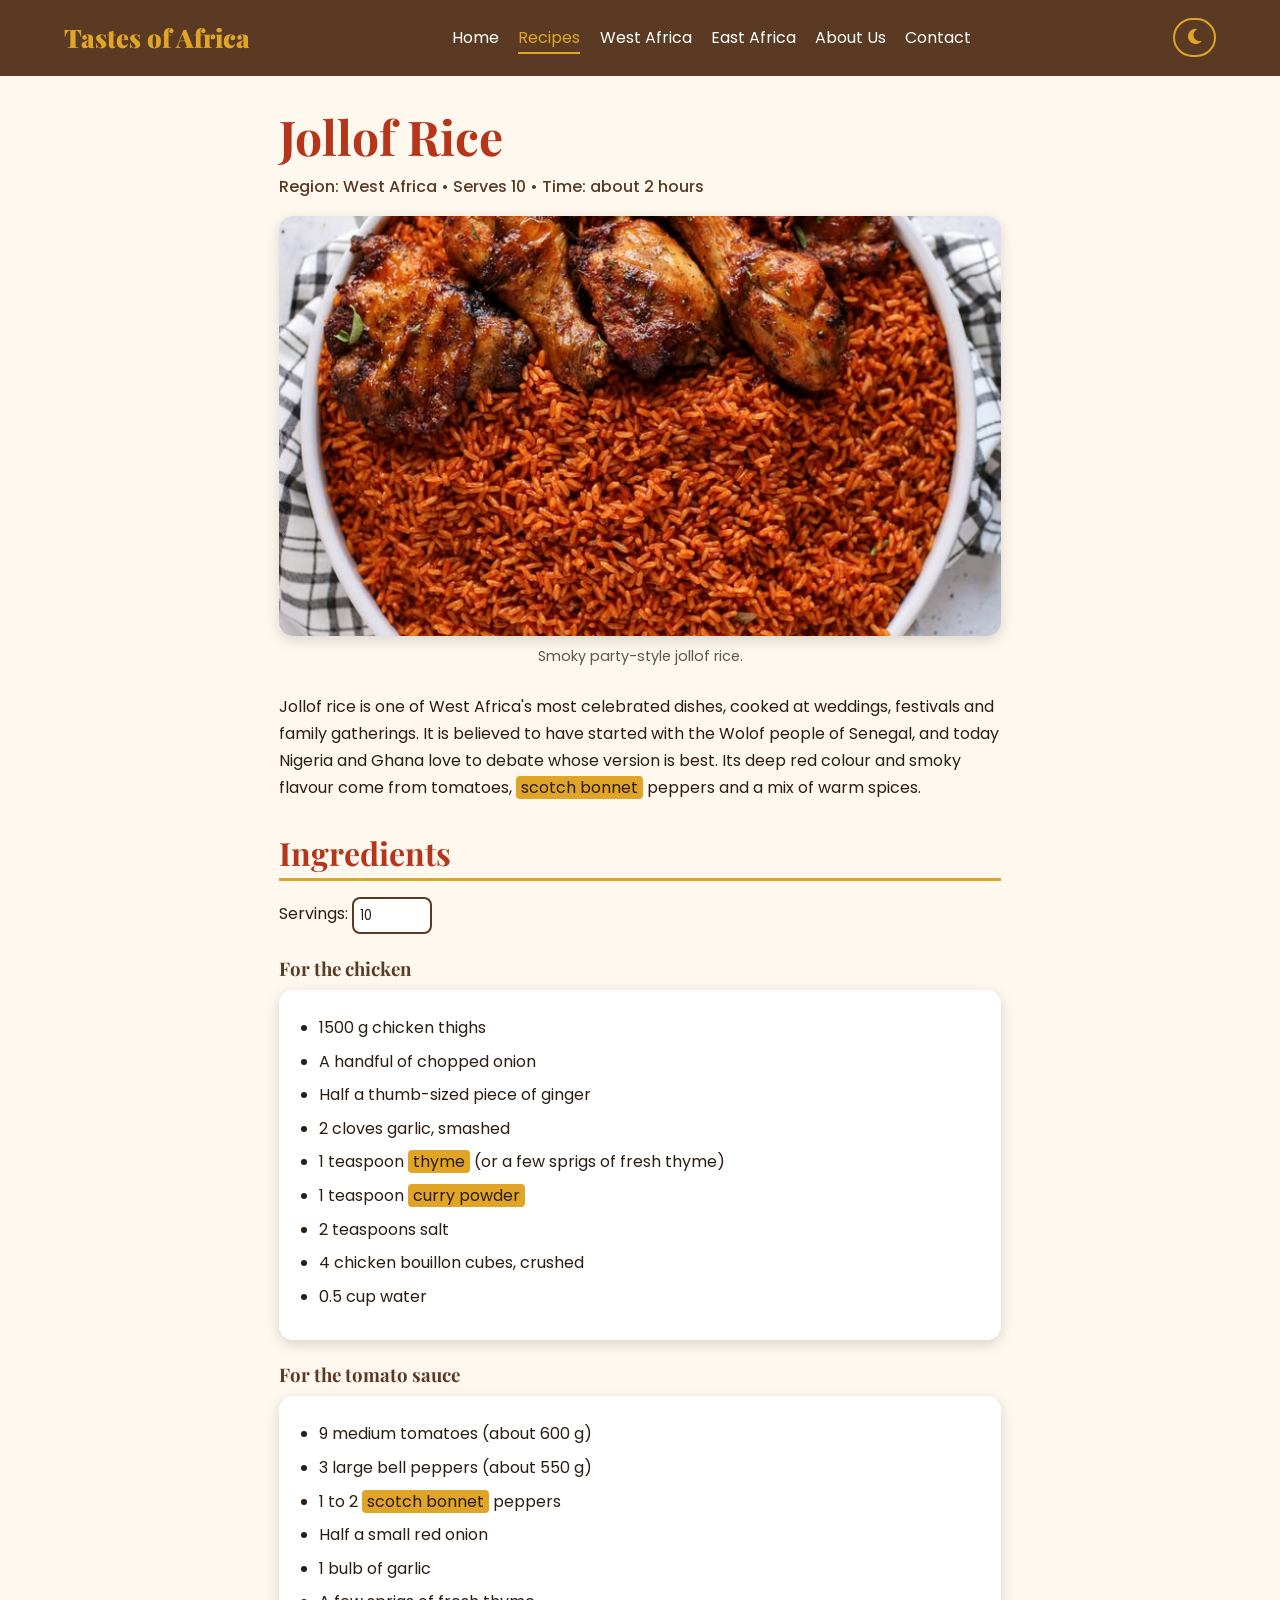
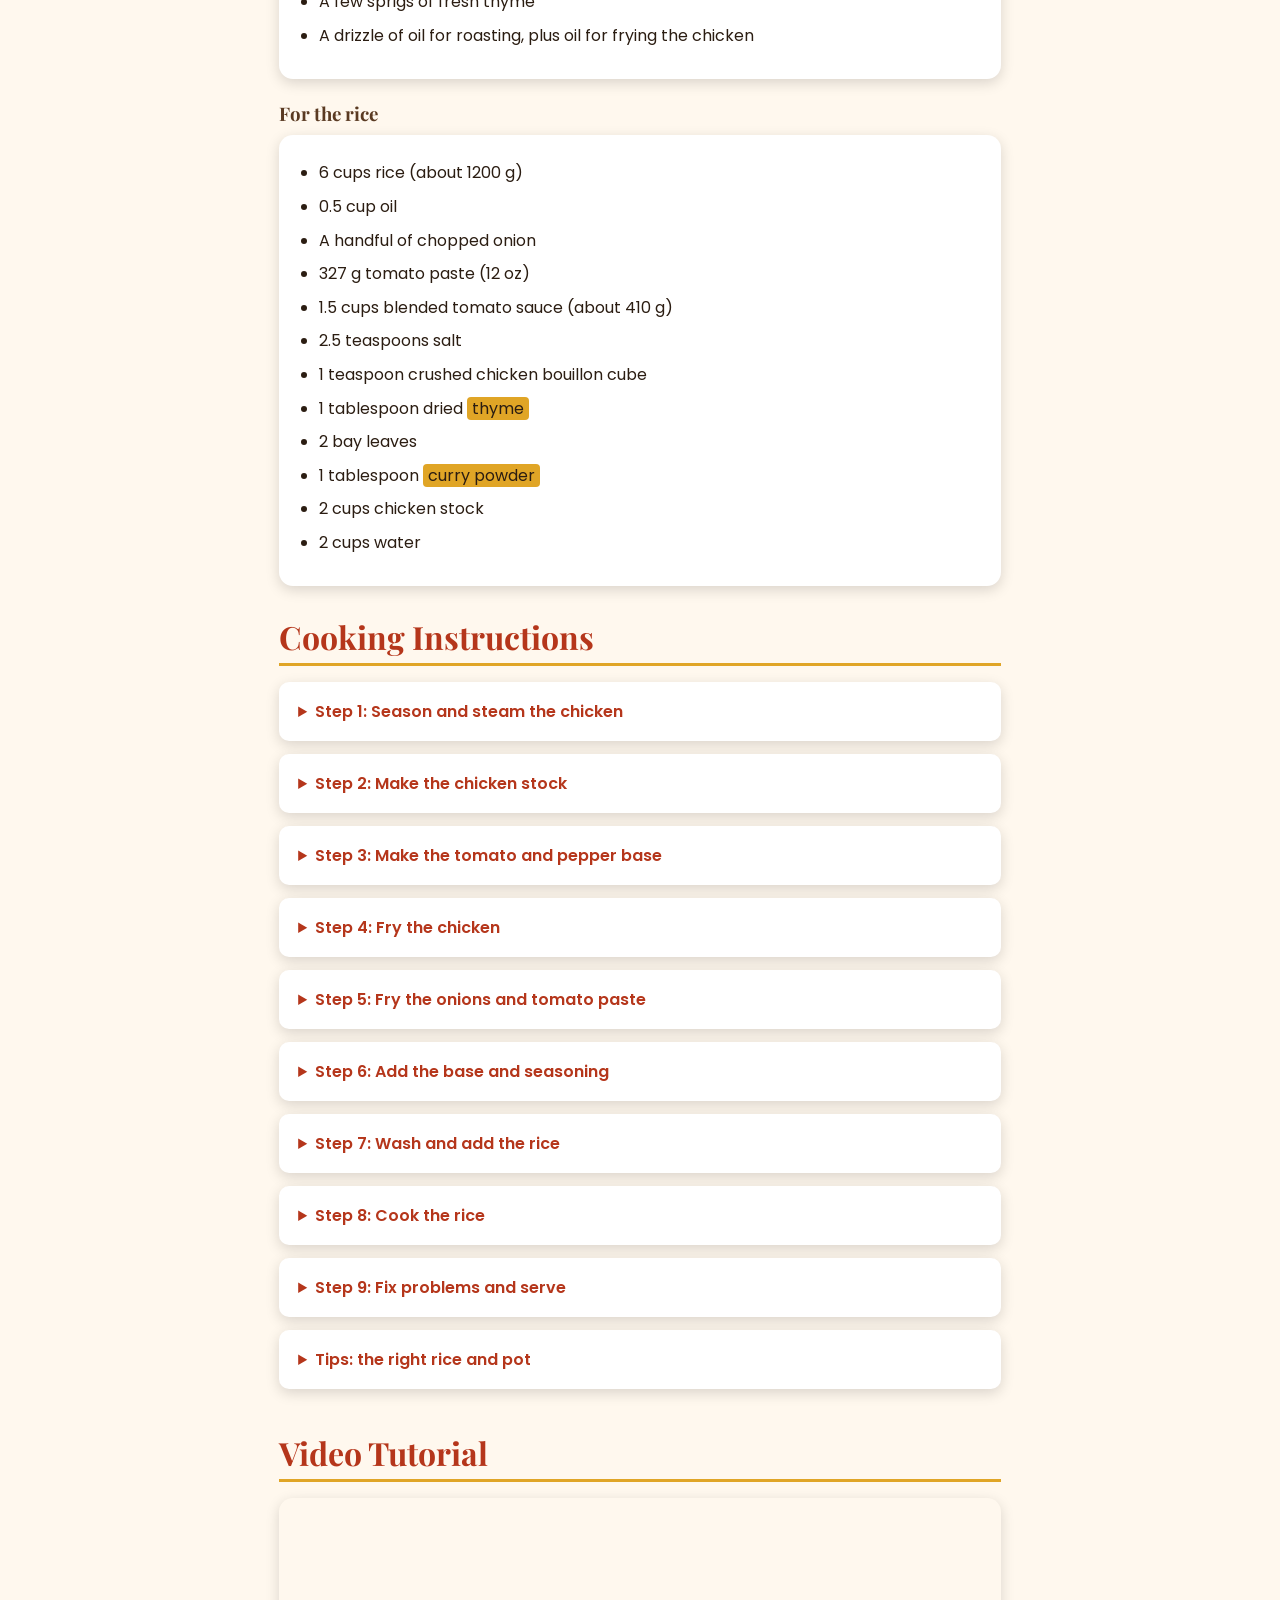
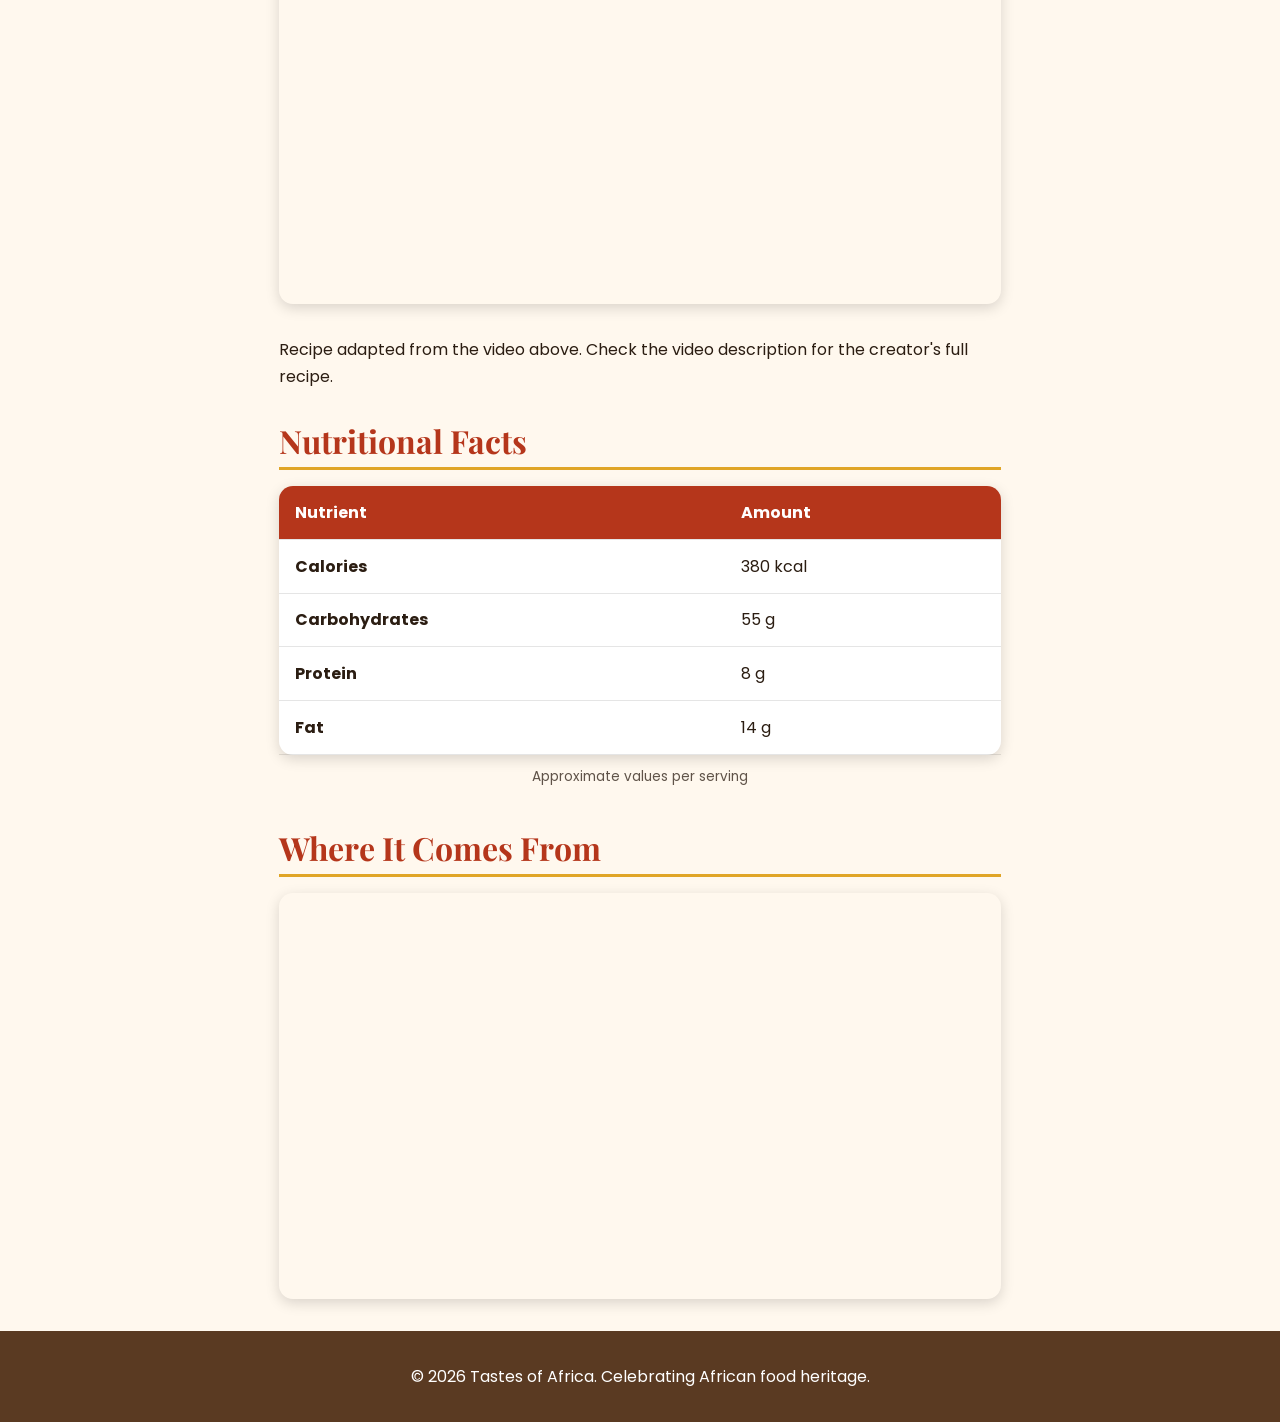
<file: jollof-rice.html>
<!DOCTYPE html>
<html lang="en">
<head>
  <meta charset="UTF-8">
  <meta name="viewport" content="width=device-width, initial-scale=1.0">
  <meta name="description" content="Learn how to cook authentic West African jollof rice.">
  <title>Jollof Rice | Tastes of Africa</title>

  <link rel="preconnect" href="https://fonts.googleapis.com">
  <link rel="preconnect" href="https://fonts.gstatic.com" crossorigin>
  <link href="https://fonts.googleapis.com/css2?family=Playfair+Display:wght@700;900&family=Poppins:wght@400;500;600&display=swap" rel="stylesheet">
  <link rel="stylesheet" href="https://cdnjs.cloudflare.com/ajax/libs/font-awesome/6.5.1/css/all.min.css">
  <link rel="stylesheet" href="styles.css">
</head>
<body>

  <header class="site-header">
    <a href="index.html" class="logo">Tastes of Africa</a>
    <nav aria-label="Main navigation">
      <ul class="nav-links">
        <li><a href="index.html">Home</a></li>
        <li><a href="recipes.html" aria-current="page">Recipes</a></li>
        <li><a href="west-africa.html">West Africa</a></li>
        <li><a href="east-africa.html">East Africa</a></li>
        <li><a href="about.html">About Us</a></li>
        <li><a href="contact.html">Contact</a></li>
      </ul>
    </nav>
    <button id="theme-toggle" class="theme-toggle" aria-label="Toggle dark mode">
      <i class="fa-solid fa-moon" aria-hidden="true"></i>
    </button>
  </header>

  <main class="recipe-page">

    <article class="recipe">

      <header class="recipe-intro">
        <h1>Jollof Rice</h1>
                <p class="recipe-meta">Region: West Africa &bull; Serves 10 &bull; Time: about 2 hours</p>
        <figure>
          <img src="images/jollof-rice.jpg" alt="A pot of smoky red jollof rice served with grilled chicken">
          <figcaption>Smoky party-style jollof rice.</figcaption>
        </figure>
        <p>
          Jollof rice is one of West Africa's most celebrated dishes, cooked at weddings,
          festivals and family gatherings. It is believed to have started with the Wolof people
          of Senegal, and today Nigeria and Ghana love to debate whose version is best.
          Its deep red colour and smoky flavour come from tomatoes, <mark>scotch bonnet</mark>
          peppers and a mix of warm spices.
        </p>
      </header>

            <!-- INGREDIENTS (with scaler for JavaScript later) -->
      <section class="ingredients" aria-labelledby="ingredients-title">
        <h2 id="ingredients-title">Ingredients</h2>

        <div class="scaler">
          <label for="servings">Servings:</label>
          <input type="number" id="servings" min="1" max="30" value="10" data-base-servings="10">
        </div>

        <div id="ingredient-list">

          <h3>For the chicken</h3>
          <ul>
            <li><span class="amount" data-base="1500">1500</span> g chicken thighs</li>
            <li>A handful of chopped onion</li>
            <li>Half a thumb-sized piece of ginger</li>
            <li><span class="amount" data-base="2">2</span> cloves garlic, smashed</li>
            <li><span class="amount" data-base="1">1</span> teaspoon <mark>thyme</mark> (or a few sprigs of fresh thyme)</li>
            <li><span class="amount" data-base="1">1</span> teaspoon <mark>curry powder</mark></li>
            <li><span class="amount" data-base="2">2</span> teaspoons salt</li>
            <li><span class="amount" data-base="4">4</span> chicken bouillon cubes, crushed</li>
            <li><span class="amount" data-base="0.5">0.5</span> cup water</li>
          </ul>

          <h3>For the tomato sauce</h3>
          <ul>
            <li><span class="amount" data-base="9">9</span> medium tomatoes (about 600 g)</li>
            <li><span class="amount" data-base="3">3</span> large bell peppers (about 550 g)</li>
            <li>1 to 2 <mark>scotch bonnet</mark> peppers</li>
            <li>Half a small red onion</li>
            <li><span class="amount" data-base="1">1</span> bulb of garlic</li>
            <li>A few sprigs of fresh thyme</li>
            <li>A drizzle of oil for roasting, plus oil for frying the chicken</li>
          </ul>

          <h3>For the rice</h3>
          <ul>
            <li><span class="amount" data-base="6">6</span> cups rice (about 1200 g)</li>
            <li><span class="amount" data-base="0.5">0.5</span> cup oil</li>
            <li>A handful of chopped onion</li>
            <li><span class="amount" data-base="327">327</span> g tomato paste (12 oz)</li>
            <li><span class="amount" data-base="1.5">1.5</span> cups blended tomato sauce (about 410 g)</li>
            <li><span class="amount" data-base="2.5">2.5</span> teaspoons salt</li>
            <li><span class="amount" data-base="1">1</span> teaspoon crushed chicken bouillon cube</li>
            <li><span class="amount" data-base="1">1</span> tablespoon dried <mark>thyme</mark></li>
            <li><span class="amount" data-base="2">2</span> bay leaves</li>
            <li><span class="amount" data-base="1">1</span> tablespoon <mark>curry powder</mark></li>
            <li><span class="amount" data-base="2">2</span> cups chicken stock</li>
            <li><span class="amount" data-base="2">2</span> cups water</li>
          </ul>

        </div>
      </section>

            <!-- INSTRUCTIONS -->
      <section class="instructions" aria-labelledby="instructions-title">
        <h2 id="instructions-title">Cooking Instructions</h2>

        <details>
          <summary>Step 1: Season and steam the chicken</summary>
          <p>Cut the chicken into smaller pieces. Season with the onion, ginger, garlic, salt, curry powder, crushed bouillon cubes and thyme. Do not add water yet. Mix well, cover, and steam on low heat for about 10 minutes so the spices sink into the meat.</p>
        </details>

        <details>
          <summary>Step 2: Make the chicken stock</summary>
          <p>The chicken will have released its own juices by now. Add the half cup of water, cover, and cook for another 10 to 15 minutes until the chicken is almost cooked through (it will be fried later). Take the chicken out and strain the stock to remove any bones or large chunks of ginger and garlic.</p>
        </details>

        <details>
          <summary>Step 3: Make the tomato and pepper base</summary>
          <p>Rinse the tomatoes, bell peppers and scotch bonnet. Remove the seeds and veins from the peppers, then cut everything into smaller pieces. Use as little or as much scotch bonnet as you like.</p>
          <p><strong>Roasting method (smoky, rich flavour):</strong> put the tomatoes, peppers, onion and the whole garlic bulb in a baking dish. Drizzle with oil, add thyme, and roast for about 30 minutes, turning halfway. Let it cool slightly, squeeze the garlic out of its skin, and blend everything until completely smooth.</p>
          <p><strong>Boiling method:</strong> blend the raw tomatoes and peppers until smooth, pour into a pot, and boil uncovered for about 40 minutes until reduced. Keep the lid off, as the mixture can splash.</p>
        </details>

        <details>
          <summary>Step 4: Fry the chicken</summary>
          <p>Fry the cooked chicken in oil with half an onion until golden brown, then set it aside and throw away the onion. For a lighter option, air-fry or bake the chicken at a high temperature so it browns without drying out.</p>
        </details>

        <details>
          <summary>Step 5: Fry the onions and tomato paste</summary>
          <p>Use less oil for this step. Fry the chopped onion for 3 to 4 minutes until soft. Add the tomato paste and fry for about 15 minutes, adding a little more oil if needed and watching that it does not burn. It is ready when the oil separates from the paste. Do not skip this step, because raw tomato paste is sour and can make the rice taste bitter.</p>
        </details>

        <details>
          <summary>Step 6: Add the base and seasoning</summary>
          <p>Stir in the blended base. Season with salt, crushed bouillon, curry powder, dried thyme and bay leaves. Pour in the stock and just enough water to loosen the sauce, keeping the rest of the water for later. Cover and simmer for about 5 minutes while you wash the rice.</p>
        </details>

        <details>
          <summary>Step 7: Wash and add the rice</summary>
          <p>Rinse the rice several times until the water runs clear. If you use hot water, finish with a cold rinse so the rice does not start cooking. Add the rice to the sauce and mix well so no lumps of sauce stay at the bottom. Add the remaining water until it sits just slightly above the rice. Too much water makes the rice soggy. Do not parboil the rice first, because it needs time to absorb the sauce.</p>
        </details>

        <details>
          <summary>Step 8: Cook the rice</summary>
          <p>Cover the pot tightly with foil, then the lid, to trap the steam. Cook on low-medium heat for 30 to 40 minutes. For smoky party-style jollof, cook on low heat for 10 minutes, then raise the heat to high for the remaining 20 to 25 minutes. Mix well when the rice is done.</p>
        </details>

        <details>
          <summary>Step 9: Fix problems and serve</summary>
          <p><strong>Too dry?</strong> Stir in some butter, chopped onion and chopped tomato, cover, and steam for 5 to 10 minutes.</p>
          <p><strong>Too soggy?</strong> Leave the pot uncovered so the steam escapes, or spread the rice on a wide tray to dry out.</p>
          <p>Serve with the fried chicken and fried plantain.</p>
        </details>

        <details>
          <summary>Tips: the right rice and pot</summary>
          <p>Use long-grain parboiled rice or sella (golden) basmati. Avoid regular white rice and jasmine rice, which turn sticky. For smoky party jollof, use a cast-iron or heavy pot. A non-stick pot works fine for regular jollof.</p>
        </details>
      </section>

      <!-- VIDEO TUTORIAL -->
      <section class="video-section" aria-labelledby="video-title">
        <h2 id="video-title">Video Tutorial</h2>
                <div class="video-wrapper recipe-video">
          <iframe
            src="https://www.youtube.com/embed/jDbUg4f9EFw"
            title="How to cook jollof rice"
            allow="accelerometer; autoplay; clipboard-write; encrypted-media; gyroscope; picture-in-picture; web-share"
            referrerpolicy="strict-origin-when-cross-origin"
            allowfullscreen
            loading="lazy"></iframe>
        </div>
        <p class="credit">Recipe adapted from the video above. Check the video description for the creator's full recipe.</p>
      </section>

      <!-- NUTRITION TABLE -->
      <section class="nutrition" aria-labelledby="nutrition-title">
        <h2 id="nutrition-title">Nutritional Facts</h2>
        <table>
          <caption>Approximate values per serving</caption>
          <thead>
            <tr>
              <th scope="col">Nutrient</th>
              <th scope="col">Amount</th>
            </tr>
          </thead>
          <tbody>
            <tr><th scope="row">Calories</th><td>380 kcal</td></tr>
            <tr><th scope="row">Carbohydrates</th><td>55 g</td></tr>
            <tr><th scope="row">Protein</th><td>8 g</td></tr>
            <tr><th scope="row">Fat</th><td>14 g</td></tr>
          </tbody>
        </table>
      </section>

      <!-- MAP -->
      <section class="map-section" aria-labelledby="map-title">
        <h2 id="map-title">Where It Comes From</h2>
        <div class="map-wrapper">
          <iframe
            src="https://www.google.com/maps/embed?pb=!1m18!1m12!1m3!1d3955982.7978993487!2d-17.16039873798965!3d14.469498362052535!2m3!1f0!2f0!3f0!3m2!1i1024!2i768!4f13.1!3m3!1m2!1s0xec172f5b3c5bb71%3A0x5a46a55099615940!2sSenegal!5e0!3m2!1sen!2srw!4v1793483359510!5m2!1sen!2srw"
            title="Map showing Senegal, the origin of jollof rice"
            allowfullscreen
            loading="lazy"
            referrerpolicy="strict-origin-when-cross-origin"></iframe>
        </div>
      </section>

    </article>
  </main>

  <footer class="site-footer">
    <p>&copy; 2026 Tastes of Africa. Celebrating African food heritage.</p>
  </footer>

  <script src="script.js"></script>
</body>
</html>
</file>
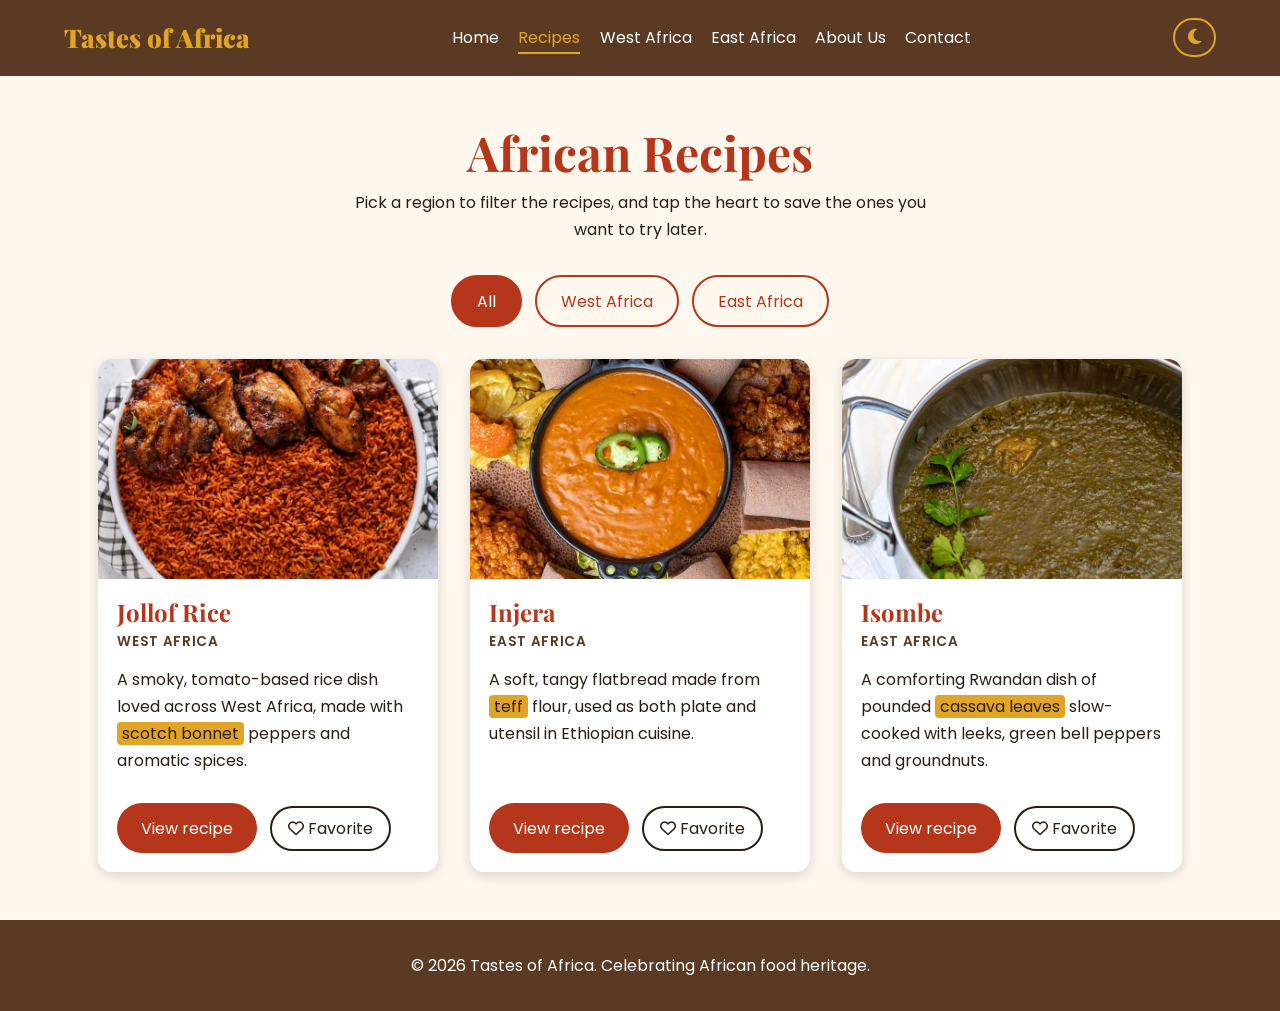
<file: recipes.html>
<!DOCTYPE html>
<html lang="en">
<head>
  <meta charset="UTF-8">
  <meta name="viewport" content="width=device-width, initial-scale=1.0">
  <meta name="description" content="Browse African recipes: jollof rice, injera and isombe.">
  <title>Recipes | Tastes of Africa</title>

  <link rel="preconnect" href="https://fonts.googleapis.com">
  <link rel="preconnect" href="https://fonts.gstatic.com" crossorigin>
  <link href="https://fonts.googleapis.com/css2?family=Playfair+Display:wght@700;900&family=Poppins:wght@400;500;600&display=swap" rel="stylesheet">
  <link rel="stylesheet" href="https://cdnjs.cloudflare.com/ajax/libs/font-awesome/6.5.1/css/all.min.css">
  <link rel="stylesheet" href="styles.css">
</head>
<body>

  <header class="site-header">
    <a href="index.html" class="logo">Tastes of Africa</a>
    <nav aria-label="Main navigation">
      <ul class="nav-links">
        <li><a href="index.html">Home</a></li>
        <li><a href="recipes.html" aria-current="page">Recipes</a></li>
        <li><a href="west-africa.html">West Africa</a></li>
        <li><a href="east-africa.html">East Africa</a></li>
        <li><a href="about.html">About Us</a></li>
        <li><a href="contact.html">Contact</a></li>
      </ul>
    </nav>
    <button id="theme-toggle" class="theme-toggle" aria-label="Toggle dark mode">
      <i class="fa-solid fa-moon" aria-hidden="true"></i>
    </button>
  </header>

  <main>
    <section class="recipes-section">
      <h1 class="page-title">African Recipes</h1>
      <p class="page-intro">Pick a region to filter the recipes, and tap the heart to save the ones you want to try later.</p>

      <!-- FILTER BUTTONS -->
      <div class="filter-bar" role="group" aria-label="Filter recipes by region">
        <button class="filter-btn active" data-region="all">All</button>
        <button class="filter-btn" data-region="west-africa">West Africa</button>
        <button class="filter-btn" data-region="east-africa">East Africa</button>
      </div>

      <!-- RECIPE CARDS -->
      <div class="card-grid" id="recipe-grid">

        <article class="dish-card recipe-card" data-region="west-africa" data-id="jollof-rice">
          <img src="images/jollof-rice.jpg" alt="A pot of smoky red jollof rice served with grilled chicken">
          <div class="card-body">
            <h2>Jollof Rice</h2>
            <p class="card-region">West Africa</p>
            <p>A smoky, tomato-based rice dish loved across West Africa, made with <mark>scotch bonnet</mark> peppers and aromatic spices.</p>
            <div class="card-actions">
              <a href="jollof-rice.html" class="btn">View recipe</a>
              <button class="fav-btn" data-id="jollof-rice" aria-pressed="false" aria-label="Save Jollof Rice to favorites">
                <i class="fa-regular fa-heart" aria-hidden="true"></i> Favorite
              </button>
            </div>
          </div>
        </article>

        <article class="dish-card recipe-card" data-region="east-africa" data-id="injera">
          <img src="images/injera.jpg" alt="Injera flatbread served with Ethiopian stews">
          <div class="card-body">
            <h2>Injera</h2>
            <p class="card-region">East Africa</p>
            <p>A soft, tangy flatbread made from <mark>teff</mark> flour, used as both plate and utensil in Ethiopian cuisine.</p>
            <div class="card-actions">
              <a href="injera.html" class="btn">View recipe</a>
              <button class="fav-btn" data-id="injera" aria-pressed="false" aria-label="Save Injera to favorites">
                <i class="fa-regular fa-heart" aria-hidden="true"></i> Favorite
              </button>
            </div>
          </div>
        </article>

        <article class="dish-card recipe-card" data-region="east-africa" data-id="isombe">
          <img src="images/isombe.jpg" alt="Isombe, a Rwandan dish of cooked cassava leaves">
          <div class="card-body">
            <h2>Isombe</h2>
            <p class="card-region">East Africa</p>
            <p>A comforting Rwandan dish of pounded <mark>cassava leaves</mark> slow-cooked with leeks, green bell peppers and groundnuts.</p>
            <div class="card-actions">
              <a href="isombe.html" class="btn">View recipe</a>
              <button class="fav-btn" data-id="isombe" aria-pressed="false" aria-label="Save Isombe to favorites">
                <i class="fa-regular fa-heart" aria-hidden="true"></i> Favorite
              </button>
            </div>
          </div>
        </article>

      </div>
    </section>
  </main>

  <footer class="site-footer">
    <p>&copy; 2026 Tastes of Africa. Celebrating African food heritage.</p>
  </footer>

  <script src="script.js"></script>
</body>
</html>
</file>
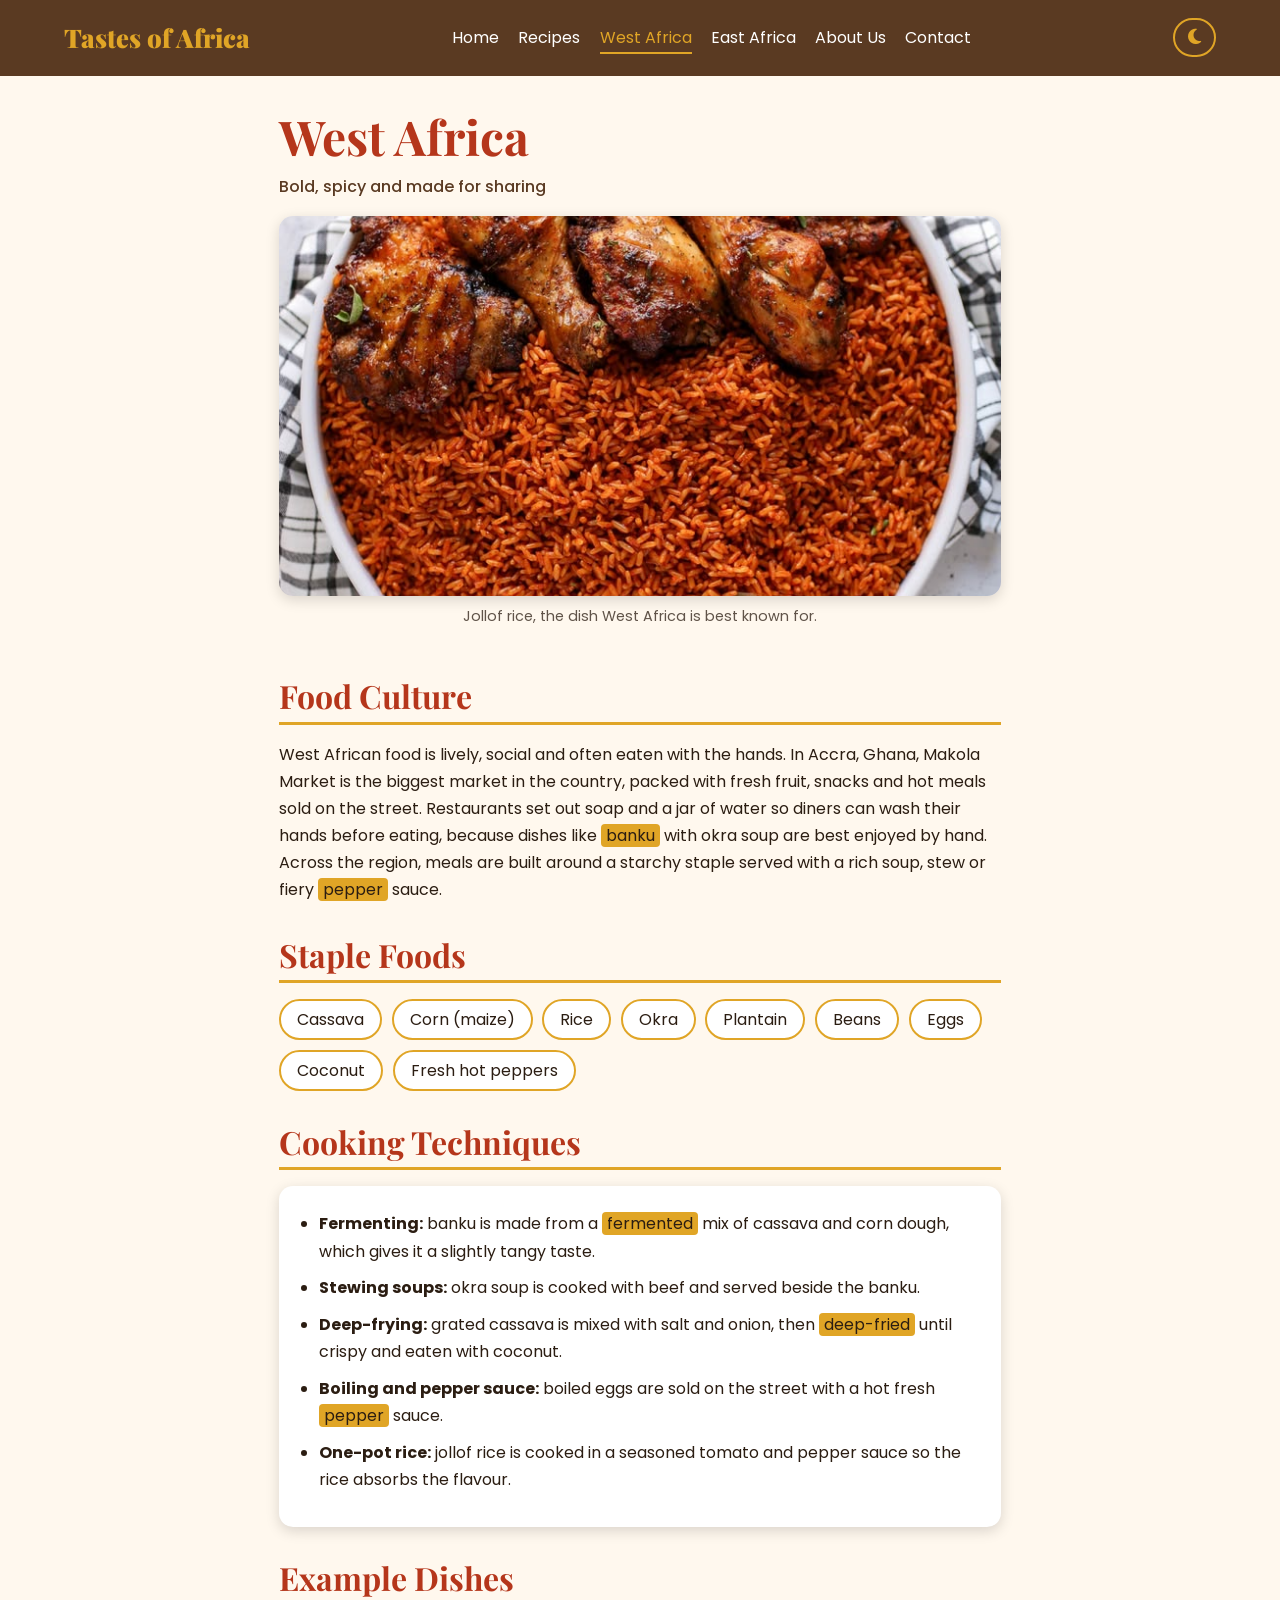
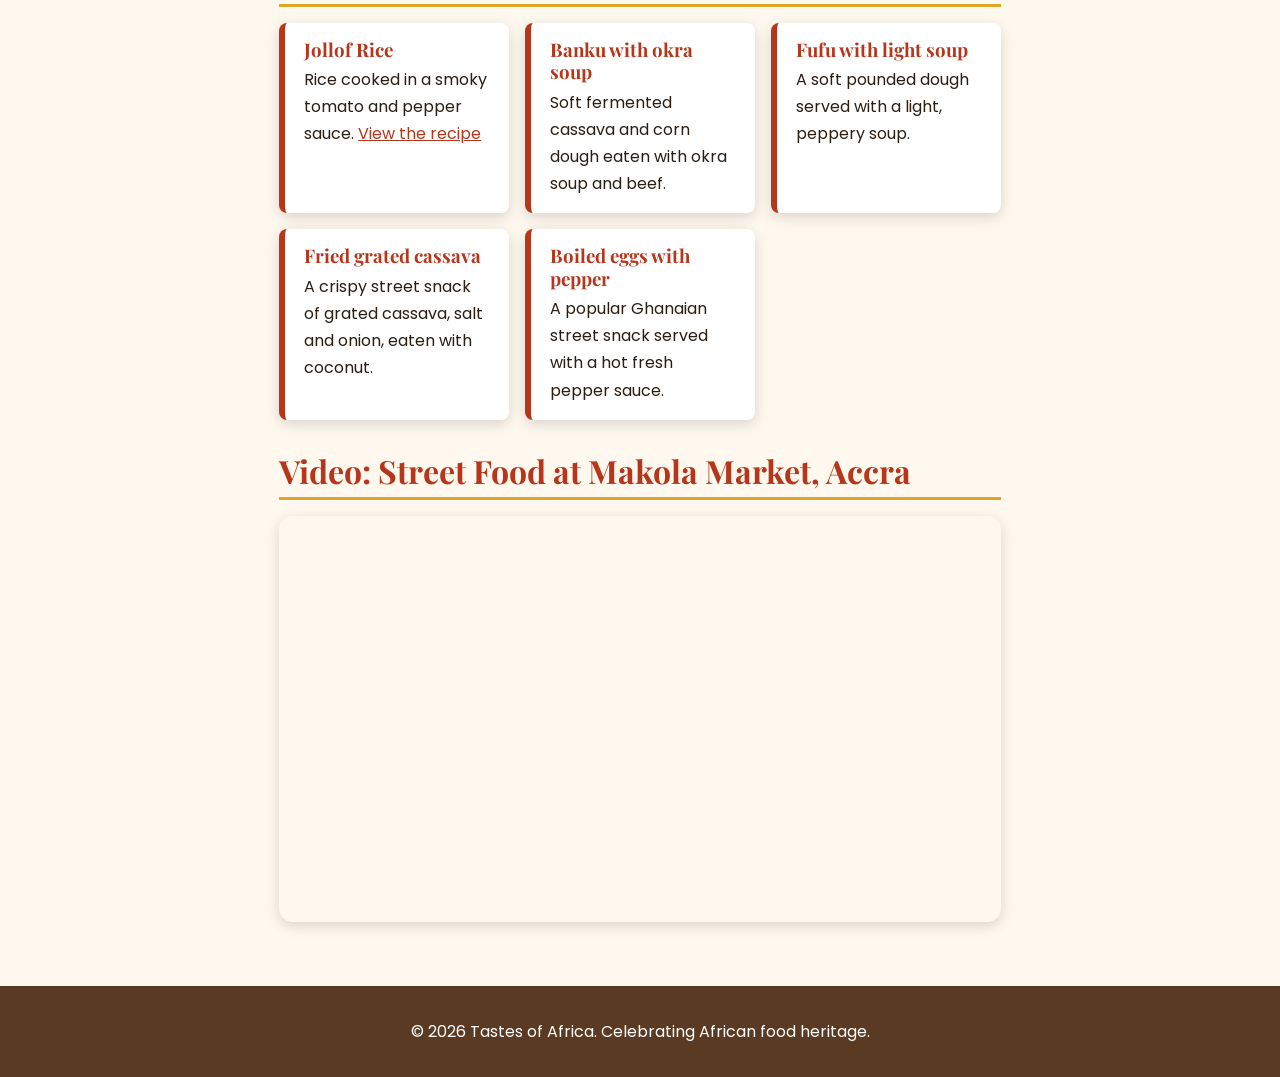
<file: west-africa.html>
<!DOCTYPE html>
<html lang="en">
<head>
  <meta charset="UTF-8">
  <meta name="viewport" content="width=device-width, initial-scale=1.0">
  <meta name="description" content="Explore the food culture of West Africa: staples, spices, cooking techniques and signature dishes.">
  <title>West Africa | Tastes of Africa</title>

  <link rel="preconnect" href="https://fonts.googleapis.com">
  <link rel="preconnect" href="https://fonts.gstatic.com" crossorigin>
  <link href="https://fonts.googleapis.com/css2?family=Playfair+Display:wght@700;900&family=Poppins:wght@400;500;600&display=swap" rel="stylesheet">
  <link rel="stylesheet" href="https://cdnjs.cloudflare.com/ajax/libs/font-awesome/6.5.1/css/all.min.css">
  <link rel="stylesheet" href="styles.css">
</head>
<body>

  <header class="site-header">
    <a href="index.html" class="logo">Tastes of Africa</a>
    <nav aria-label="Main navigation">
      <ul class="nav-links">
        <li><a href="index.html">Home</a></li>
        <li><a href="recipes.html">Recipes</a></li>
        <li><a href="west-africa.html" aria-current="page">West Africa</a></li>
        <li><a href="east-africa.html">East Africa</a></li>
        <li><a href="about.html">About Us</a></li>
        <li><a href="contact.html">Contact</a></li>
      </ul>
    </nav>
    <button id="theme-toggle" class="theme-toggle" aria-label="Toggle dark mode">
      <i class="fa-solid fa-moon" aria-hidden="true"></i>
    </button>
  </header>

  <main class="region-page">

    <header class="region-intro">
      <h1>West Africa</h1>
      <p class="recipe-meta">Bold, spicy and made for sharing</p>
      <figure>
        <img src="images/jollof-rice.jpg" alt="Jollof rice with grilled chicken, a classic West African dish">
        <figcaption>Jollof rice, the dish West Africa is best known for.</figcaption>
      </figure>
    </header>

        <!-- FOOD CULTURE -->
    <section aria-labelledby="culture-title">
      <h2 id="culture-title">Food Culture</h2>
      <p>
        West African food is lively, social and often eaten with the hands. In Accra, Ghana,
        Makola Market is the biggest market in the country, packed with fresh fruit, snacks and
        hot meals sold on the street. Restaurants set out soap and a jar of water so diners can
        wash their hands before eating, because dishes like <mark>banku</mark> with okra soup
        are best enjoyed by hand. Across the region, meals are built around a starchy staple
        served with a rich soup, stew or fiery <mark>pepper</mark> sauce.
      </p>
    </section>

    <!-- STAPLES -->
    <section aria-labelledby="staples-title">
      <h2 id="staples-title">Staple Foods</h2>
      <ul class="staples-list">
        <li>Cassava</li>
        <li>Corn (maize)</li>
        <li>Rice</li>
        <li>Okra</li>
        <li>Plantain</li>
        <li>Beans</li>
        <li>Eggs</li>
        <li>Coconut</li>
        <li>Fresh hot peppers</li>
      </ul>
    </section>

    <!-- COOKING TECHNIQUES -->
    <section aria-labelledby="techniques-title">
      <h2 id="techniques-title">Cooking Techniques</h2>
      <ul class="technique-list">
        <li><strong>Fermenting:</strong> banku is made from a <mark>fermented</mark> mix of cassava and corn dough, which gives it a slightly tangy taste.</li>
        <li><strong>Stewing soups:</strong> okra soup is cooked with beef and served beside the banku.</li>
        <li><strong>Deep-frying:</strong> grated cassava is mixed with salt and onion, then <mark>deep-fried</mark> until crispy and eaten with coconut.</li>
        <li><strong>Boiling and pepper sauce:</strong> boiled eggs are sold on the street with a hot fresh <mark>pepper</mark> sauce.</li>
        <li><strong>One-pot rice:</strong> jollof rice is cooked in a seasoned tomato and pepper sauce so the rice absorbs the flavour.</li>
      </ul>
    </section>

    <!-- EXAMPLE DISHES -->
    <section aria-labelledby="dishes-title">
      <h2 id="dishes-title">Example Dishes</h2>
      <ul class="dish-list">
        <li>
          <h3>Jollof Rice</h3>
          <p>Rice cooked in a smoky tomato and pepper sauce. <a href="jollof-rice.html">View the recipe</a></p>
        </li>
        <li>
          <h3>Banku with okra soup</h3>
          <p>Soft fermented cassava and corn dough eaten with okra soup and beef.</p>
        </li>
        <li>
          <h3>Fufu with light soup</h3>
          <p>A soft pounded dough served with a light, peppery soup.</p>
        </li>
        <li>
          <h3>Fried grated cassava</h3>
          <p>A crispy street snack of grated cassava, salt and onion, eaten with coconut.</p>
        </li>
        <li>
          <h3>Boiled eggs with pepper</h3>
          <p>A popular Ghanaian street snack served with a hot fresh pepper sauce.</p>
        </li>
      </ul>
    </section>

    <!-- VIDEO -->
    <section class="video-section" aria-labelledby="video-title">
      <h2 id="video-title">Video: Street Food at Makola Market, Accra</h2>
      <div class="video-wrapper recipe-video">
        <iframe
          src="https://www.youtube.com/embed/Rhs2vV3iJdA"
          title="Street food tour of Makola Market in Accra, Ghana"
          allow="accelerometer; autoplay; clipboard-write; encrypted-media; gyroscope; picture-in-picture; web-share"
          referrerpolicy="strict-origin-when-cross-origin"
          allowfullscreen
          loading="lazy"></iframe>
      </div>
    </section>

  </main>

  <footer class="site-footer">
    <p>&copy; 2026 Tastes of Africa. Celebrating African food heritage.</p>
  </footer>

  <script src="script.js"></script>
</body>
</html>
</file>
<file: styles.css>
/* ========== 1. VARIABLES (colour palette + dark mode) ========== */
:root {
  --color-primary: #b5361b;      /* deep red (spice) */
  --color-secondary: #e0a526;    /* warm yellow (turmeric) */
  --color-accent: #5a3a22;       /* earthy brown */
  --color-bg: #fff8ee;           /* warm cream */
  --color-card: #ffffff;
  --color-text: #2b1d12;
  --shadow: 0 4px 14px rgba(0, 0, 0, 0.15);
  --radius: 14px;
  --color-header: #5a3a22;       /* header and footer brown */
}

body.dark {
  --color-bg: #1c1410;
  --color-card: #2a1f18;
  --color-text: #f5e9d8;
  --color-accent: #e0a526;
  --color-header: #3a2415;
}

/* ========== 2. BASE STYLES ========== */
* {
  box-sizing: border-box;
  margin: 0;
  padding: 0;
}

html {
  font-size: 100%;
}

body {
  font-family: "Poppins", sans-serif;
  font-size: 1rem;
  line-height: 1.7;
  background-color: var(--color-bg);
  color: var(--color-text);
}

h1, h2, h3 {
  font-family: "Playfair Display", serif;
  line-height: 1.2;
}

h2 {
  font-size: 2rem;
  color: var(--color-primary);
  text-align: center;
  margin-bottom: 1.5rem;
}

section {
  padding: 3rem 5vw;
}

img {
  max-width: 100%;
  display: block;
}

a {
  color: var(--color-primary);
}

/* Custom style for <mark> */
mark {
  background-color: var(--color-secondary);
  color: #2b1d12;
  padding: 0 0.3rem;
  border-radius: 4px;
}

/* Buttons */
.btn,
button {
  display: inline-block;
  background-color: var(--color-primary);
  color: #fff;
  border: none;
  padding: 0.7rem 1.5rem;
  border-radius: 999px;
  font-family: inherit;
  font-size: 1rem;
  cursor: pointer;
  text-decoration: none;
  transition: background-color 0.3s, transform 0.2s;
}

.btn:hover,
button:hover {
  background-color: var(--color-accent);
  transform: translateY(-2px);
}

/* ========== 3. HEADER & NAVIGATION ========== */
.site-header {
  display: flex;
  justify-content: space-between;
  align-items: center;
  flex-wrap: wrap;
  gap: 1rem;
  padding: 1rem 5vw;
  background-color: var(--color-header);
  position: sticky;
  top: 0;
  z-index: 100;
}

.logo {
  font-family: "Playfair Display", serif;
  font-size: 1.6rem;
  font-weight: 900;
  color: var(--color-secondary);
  text-decoration: none;
}

.nav-links {
  list-style: none;
  display: flex;
  flex-wrap: wrap;
  gap: 1.2rem;
}

.nav-links a {
  color: #fff;
  text-decoration: none;
  padding-bottom: 0.2rem;
  border-bottom: 2px solid transparent;
  transition: color 0.3s, border-color 0.3s;
}

.nav-links a:hover,
.nav-links a[aria-current="page"] {
  color: var(--color-secondary);
  border-bottom-color: var(--color-secondary);
}

.theme-toggle {
  padding: 0.5rem 0.8rem;
  background-color: transparent;
  border: 2px solid var(--color-secondary);
  color: var(--color-secondary);
  font-size: 1.1rem;
  line-height: 1;
}

.theme-toggle:hover {
  background-color: var(--color-secondary);
  color: var(--color-header);
}

/* ========== 4. HERO SECTION ========== */
.hero {
  background-image: url("images/hero.jpg");
  background-size: cover;
  background-position: center;
  min-height: 80vh;
  padding: 0;
  display: flex;
  flex-direction: column;
  align-items: center;
  justify-content: center;
  gap: 2rem;
  position: relative;
}

.hero::before {
  content: "";
  position: absolute;
  inset: 0;
  background: rgba(60, 20, 10, 0.65);   /* dark overlay */
}

.hero-overlay,
.video-wrapper {
  position: relative;   /* sits above the overlay */
  z-index: 1;
}

.hero-overlay {
  text-align: center;
  color: #fff;
  max-width: 700px;
  padding: 2rem 5vw 0;
}

.hero-overlay h1 {
  font-size: clamp(2rem, 6vw, 3.5rem);
  margin-bottom: 1rem;
}

.hero-overlay p {
  margin-bottom: 1.5rem;
  font-size: 1.1rem;
}

/* Responsive video */
.video-wrapper {
  width: 90%;
  max-width: 700px;
  aspect-ratio: 16 / 9;
  margin-bottom: 2rem;
  border-radius: var(--radius);
  overflow: hidden;
  box-shadow: var(--shadow);
}

.video-wrapper iframe {
  width: 100%;
  height: 100%;
  border: 0;
}

/* ========== 5. FEATURED DISHES (cards) ========== */
.card-grid {
  display: grid;
  grid-template-columns: repeat(auto-fit, minmax(260px, 1fr));
  gap: 2rem;
  max-width: 1100px;
  margin: 0 auto;
}

.dish-card {
  background-color: var(--color-card);
  border-radius: var(--radius);
  box-shadow: var(--shadow);
  overflow: hidden;
  transition: transform 0.3s;
}

.dish-card:hover {
  transform: translateY(-6px);
}

.dish-card img {
  width: 100%;
  height: 220px;
  object-fit: cover;    /* this fixes the oversized images */
}

.dish-card figcaption {
  padding: 1.2rem;
}

.dish-card h3 {
  color: var(--color-primary);
  margin-bottom: 0.5rem;
}

.dish-card p {
  margin-bottom: 0.8rem;
}

/* ========== 6. EXPLORE BY REGION ========== */
.region-grid {
  display: grid;
  grid-template-columns: repeat(auto-fit, minmax(240px, 1fr));
  gap: 1.5rem;
  max-width: 800px;
  margin: 0 auto;
}

.region-link {
  background-color: var(--color-primary);
  color: #fff;
  text-decoration: none;
  padding: 2rem;
  border-radius: var(--radius);
  text-align: center;
  transition: background-color 0.3s, transform 0.3s;
}

.region-link:hover {
  background-color: var(--color-accent);
  transform: scale(1.03);
}

/* ========== 7. LATEST FOOD TRENDS ========== */
.trends {
  max-width: 800px;
  margin: 0 auto;
}

.trend-item {
  background-color: var(--color-card);
  border-left: 6px solid var(--color-secondary);
  padding: 1.2rem 1.5rem;
  margin-bottom: 1.2rem;
  border-radius: 8px;
  box-shadow: var(--shadow);
}

.trend-item h3 {
  color: var(--color-primary);
}

.trend-item time {
  font-size: 0.85rem;
  opacity: 0.7;
}

/* ========== 8. FOOTER ========== */
.site-footer {
  background-color: var(--color-header);
  color: #fff;
  text-align: center;
  padding: 2rem 5vw;
}

.newsletter {
  margin-top: 1rem;
  display: flex;
  flex-wrap: wrap;
  justify-content: center;
  align-items: center;
  gap: 0.6rem;
}

.newsletter input {
  padding: 0.6rem 1rem;
  border-radius: 999px;
  border: 2px solid transparent;
  font-family: inherit;
}

.newsletter input:focus {
  outline: none;
  border-color: var(--color-secondary);
  box-shadow: 0 0 6px var(--color-secondary);
}

/* ========== RECIPE PAGES ========== */
.recipe-page {
  max-width: 850px;
  margin: 0 auto;
  padding: 2rem 5vw;
}

.recipe-intro h1 {
  font-size: clamp(2rem, 6vw, 3rem);
  color: var(--color-primary);
  margin-bottom: 0.5rem;
}

.recipe-meta {
  font-weight: 500;
  color: var(--color-accent);
  margin-bottom: 1rem;
}

.recipe-intro figure {
  margin-bottom: 1.5rem;
}

.recipe-intro img {
  width: 100%;
  max-height: 420px;
  object-fit: cover;
  border-radius: var(--radius);
  box-shadow: var(--shadow);
}

.recipe-intro figcaption {
  font-size: 0.9rem;
  text-align: center;
  opacity: 0.75;
  margin-top: 0.5rem;
}

.recipe section {
  padding: 2rem 0 0;
}

.recipe h2 {
  text-align: left;
  border-bottom: 3px solid var(--color-secondary);
  padding-bottom: 0.4rem;
  margin-bottom: 1rem;
}

/* Ingredients */
.ingredients ul {
  background-color: var(--color-card);
  padding: 1.5rem 1.5rem 1.5rem 2.5rem;
  border-radius: var(--radius);
  box-shadow: var(--shadow);
}

.ingredients li {
  margin-bottom: 0.4rem;
}

.scaler {
  margin-bottom: 1rem;
}

.scaler input {
  width: 5rem;
  padding: 0.4rem;
  font-family: inherit;
  border: 2px solid var(--color-accent);
  border-radius: 8px;
  background-color: var(--color-card);
  color: var(--color-text);
}

/* Instructions (details/summary) */
details {
  background-color: var(--color-card);
  border-radius: 10px;
  box-shadow: var(--shadow);
  margin-bottom: 0.8rem;
  overflow: hidden;
}

summary {
  padding: 1rem 1.2rem;
  font-weight: 600;
  cursor: pointer;
  color: var(--color-primary);
}

summary:hover {
  background-color: rgba(224, 165, 38, 0.2);
}

details p {
  padding: 0 1.2rem 1.2rem;
}

/* Recipe video + map */
.recipe-video,
.map-wrapper {
  width: 100%;
  max-width: 100%;
  aspect-ratio: 16 / 9;
  border-radius: var(--radius);
  overflow: hidden;
  box-shadow: var(--shadow);
}

.map-wrapper iframe {
  width: 100%;
  height: 100%;
  border: 0;
}

/* Nutrition table */
table {
  width: 100%;
  border-collapse: collapse;
  background-color: var(--color-card);
  border-radius: var(--radius);
  overflow: hidden;
  box-shadow: var(--shadow);
}

caption {
  caption-side: bottom;
  font-size: 0.85rem;
  padding: 0.6rem;
  opacity: 0.75;
}

th, td {
  padding: 0.8rem 1rem;
  text-align: left;
  border-bottom: 1px solid rgba(0, 0, 0, 0.1);
}

thead th {
  background-color: var(--color-primary);
  color: #fff;
}

.ingredients h3 {
  color: var(--color-accent);
  margin: 1.5rem 0 0.6rem;
}

/* ========== RECIPES PAGE ========== */
.page-title {
  font-size: clamp(2rem, 6vw, 3rem);
  color: var(--color-primary);
  text-align: center;
  margin-bottom: 0.5rem;
}

.page-intro {
  text-align: center;
  max-width: 600px;
  margin: 0 auto 2rem;
}

/* Filter buttons */
.filter-bar {
  display: flex;
  flex-wrap: wrap;
  justify-content: center;
  gap: 0.8rem;
  margin-bottom: 2rem;
}

.filter-btn {
  background-color: transparent;
  color: var(--color-primary);
  border: 2px solid var(--color-primary);
}

.filter-btn:hover,
.filter-btn.active {
  background-color: var(--color-primary);
  color: #fff;
}

/* Recipe cards */
.card-body {
  padding: 1.2rem;
}

.card-body h2 {
  font-size: 1.5rem;
  text-align: left;
  margin-bottom: 0.2rem;
}

.card-region {
  font-size: 0.85rem;
  font-weight: 600;
  color: var(--color-accent);
  text-transform: uppercase;
  letter-spacing: 0.05em;
  margin-bottom: 0.6rem;
}

.card-actions {
  display: flex;
  flex-wrap: wrap;
  align-items: center;
  gap: 0.8rem;
  margin-top: 1rem;
}

/* Keep cards card-sized when the filter leaves only one or two */
#recipe-grid {
  grid-template-columns: repeat(auto-fit, minmax(260px, 340px));
  justify-content: center;
}

/* Keep buttons aligned at the bottom of every card */
.recipe-card {
  display: flex;
  flex-direction: column;
}

.recipe-card .card-body {
  display: flex;
  flex-direction: column;
  flex: 1;
}

.recipe-card .card-actions {
  margin-top: auto;
  padding-top: 1rem;
}

/* Favorite button */
.fav-btn {
  background-color: transparent;
  color: var(--color-text);
  border: 2px solid var(--color-text);
  padding: 0.5rem 1rem;
}

.fav-btn:hover {
  background-color: transparent;
  color: #d62828;
  border-color: #d62828;
}

.fav-btn.favorited {
  color: #d62828;
  border-color: #d62828;
}

/* Used by the JavaScript filter */
.hidden {
  display: none;
}

/* ========== REGION PAGES ========== */
.region-page {
  max-width: 850px;
  margin: 0 auto;
  padding: 2rem 5vw;
}

.region-intro h1 {
  font-size: clamp(2rem, 6vw, 3rem);
  color: var(--color-primary);
  margin-bottom: 0.5rem;
}

.region-intro figure {
  margin-bottom: 1rem;
}

.region-intro img {
  width: 100%;
  max-height: 380px;
  object-fit: cover;
  border-radius: var(--radius);
  box-shadow: var(--shadow);
}

.region-intro figcaption {
  font-size: 0.9rem;
  text-align: center;
  opacity: 0.75;
  margin-top: 0.5rem;
}

.region-page section {
  padding: 2rem 0 0;
}

.region-page h2 {
  text-align: left;
  border-bottom: 3px solid var(--color-secondary);
  padding-bottom: 0.4rem;
  margin-bottom: 1rem;
}

/* Staples as small tags */
.staples-list {
  list-style: none;
  display: flex;
  flex-wrap: wrap;
  gap: 0.6rem;
}

.staples-list li {
  background-color: var(--color-card);
  border: 2px solid var(--color-secondary);
  border-radius: 999px;
  padding: 0.3rem 1rem;
}

/* Techniques */
.technique-list {
  background-color: var(--color-card);
  padding: 1.5rem 1.5rem 1.5rem 2.5rem;
  border-radius: var(--radius);
  box-shadow: var(--shadow);
}

.technique-list li {
  margin-bottom: 0.6rem;
}

/* Example dishes */
.dish-list {
  list-style: none;
  display: grid;
  grid-template-columns: repeat(auto-fit, minmax(220px, 1fr));
  gap: 1rem;
}

.dish-list li {
  background-color: var(--color-card);
  border-left: 6px solid var(--color-primary);
  border-radius: 8px;
  box-shadow: var(--shadow);
  padding: 1rem 1.2rem;
}

.dish-list h3 {
  color: var(--color-primary);
  margin-bottom: 0.3rem;
}

/* ========== ABOUT PAGE ========== */
.mission {
  background-color: var(--color-card);
  border-left: 8px solid var(--color-primary);
  border-radius: var(--radius);
  box-shadow: var(--shadow);
  padding: 1.5rem 1.8rem;
  font-family: "Playfair Display", serif;
  font-size: 1.25rem;
  line-height: 1.6;
}

.region-page p + p {
  margin-top: 1rem;
}

.map-section p {
  margin-bottom: 1rem;
}

/* ========== CONTACT PAGE ========== */
.contact-page {
  max-width: 650px;
  margin: 0 auto;
  padding: 3rem 5vw;
}

.contact-form {
  background-color: var(--color-card);
  padding: 2rem;
  border-radius: var(--radius);
  box-shadow: var(--shadow);
}

.form-group {
  margin-bottom: 1.2rem;
}

.form-group label {
  display: block;
  font-weight: 600;
  margin-bottom: 0.3rem;
  color: var(--color-accent);
}

.form-group input,
.form-group select,
.form-group textarea {
  width: 100%;
  padding: 0.7rem 1rem;
  font-family: inherit;
  font-size: 1rem;
  color: var(--color-text);
  background-color: var(--color-bg);
  border: 2px solid var(--color-accent);
  border-radius: 10px;
  transition: border-color 0.3s, box-shadow 0.3s;
}

/* Focus state: coloured border and glow */
.form-group input:focus,
.form-group select:focus,
.form-group textarea:focus {
  outline: none;
  border-color: var(--color-primary);
  box-shadow: 0 0 8px var(--color-secondary);
}

.form-group textarea {
  resize: vertical;
}

.error-message {
  color: #d62828;
  font-size: 0.9rem;
  margin-top: 0.3rem;
}

.form-group input.invalid,
.form-group textarea.invalid {
  border-color: #d62828;
}

.confirmation {
  background-color: var(--color-card);
  border-left: 8px solid var(--color-secondary);
  border-radius: var(--radius);
  box-shadow: var(--shadow);
  padding: 2rem;
  font-size: 1.2rem;
  text-align: center;
}

/* ========== 9. RESPONSIVE ========== */
@media (max-width: 700px) {
  .site-header {
    position: static;        /* header scrolls away instead of sticking */
    flex-direction: column;
    text-align: center;
    padding: 0.8rem 5vw;
    gap: 0.5rem;
  }

  .nav-links {
    justify-content: center;
    gap: 0.6rem 1rem;
  }

  h2 {
    font-size: 1.6rem;
  }
}
</file>
